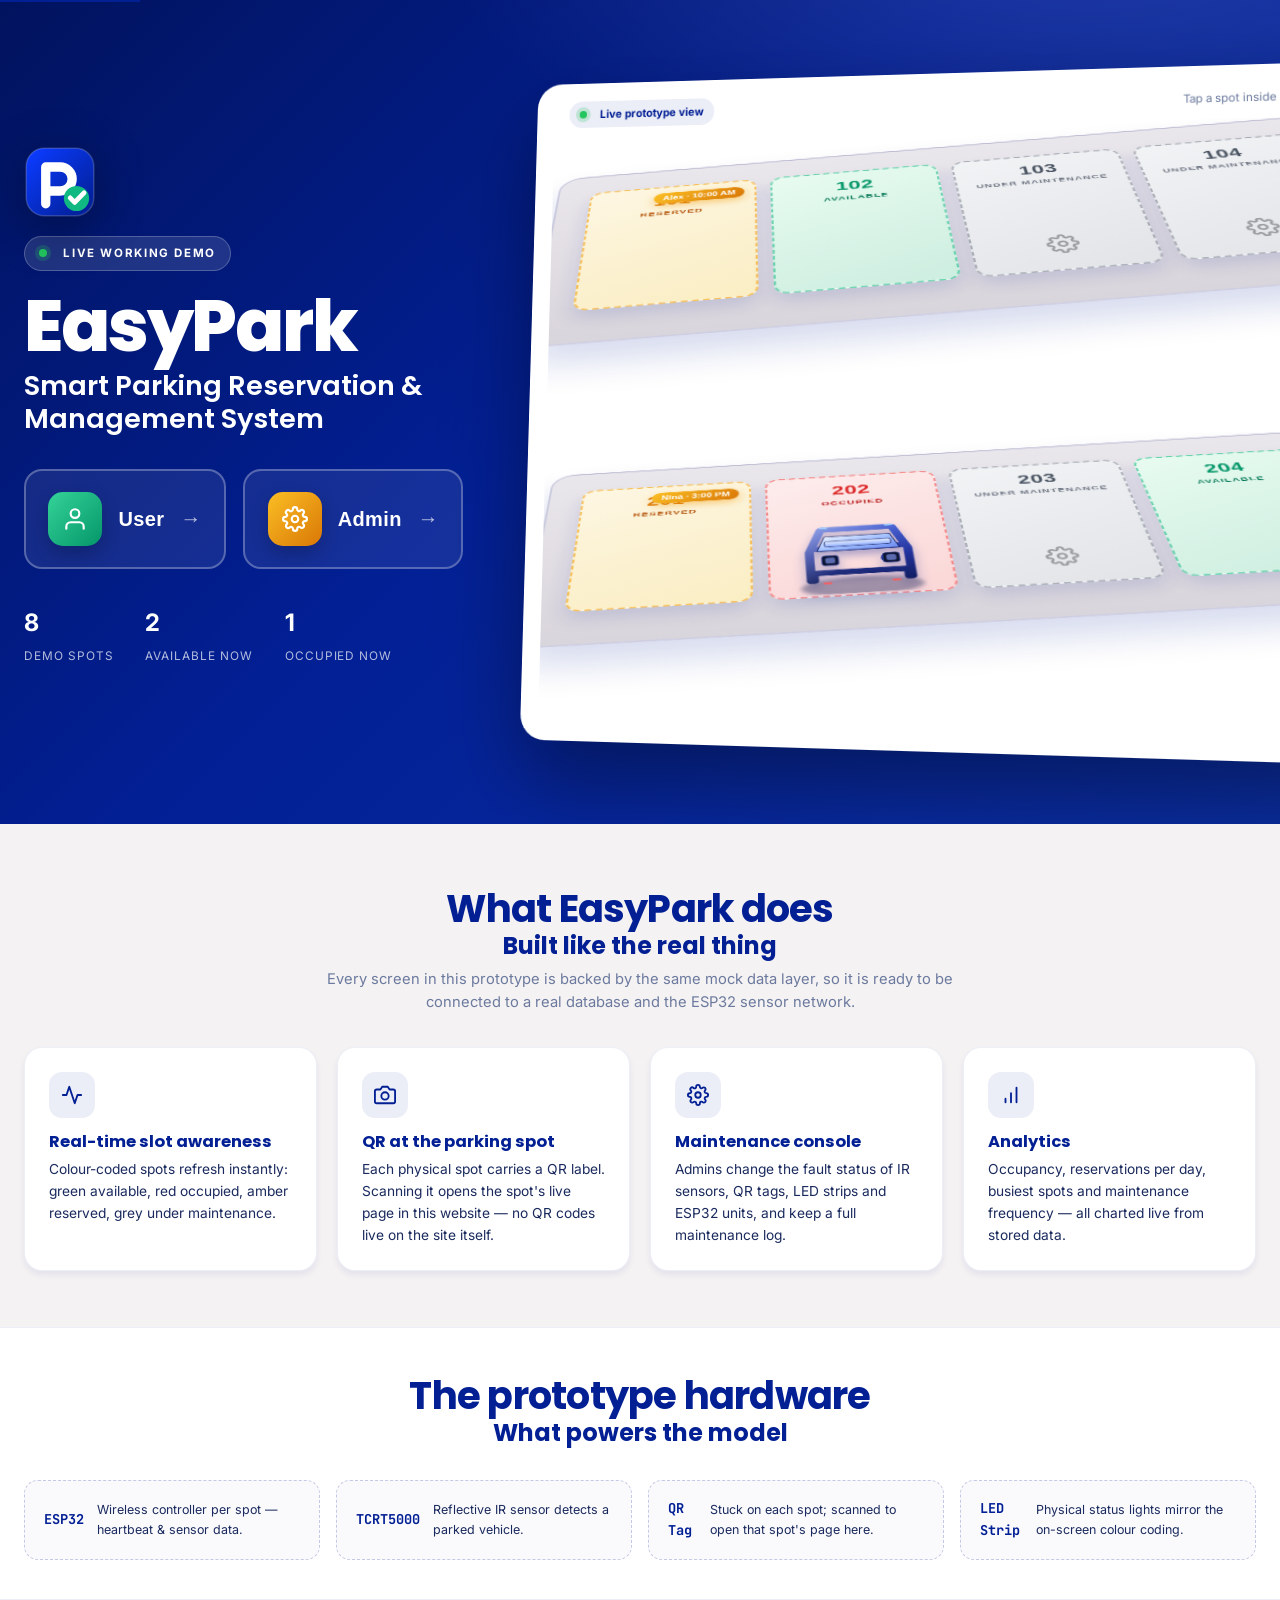
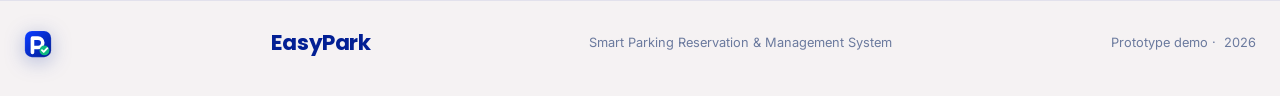
<file: index.html>
<!DOCTYPE html>
<html lang="en">
<head>
  <meta charset="UTF-8">
  <meta name="viewport" content="width=device-width, initial-scale=1.0">
  <meta name="description" content="EasyPark — Smart Parking Reservation & Management System">
  <link rel="icon" type="image/svg+xml" href="assets/logo.svg">
  <title>EasyPark | Smart Parking Management System</title>
  <link rel="preconnect" href="https://fonts.googleapis.com">
  <link rel="preconnect" href="https://fonts.gstatic.com" crossorigin>
  <link href="https://fonts.googleapis.com/css2?family=Inter:wght@400;500;600;700;800&family=Poppins:wght@500;600;700;800&family=JetBrains+Mono:wght@500;700&display=swap" rel="stylesheet">
  <link rel="stylesheet" href="css/main.css">
</head>
<body data-portal="">

  <a href="#portals" class="skip-link">Skip to portals</a>

  <!-- ================= HERO + PORTAL SELECTION ================= -->
  <section class="hero" aria-label="EasyPark welcome">
    <div class="hero-inner">
      <div class="hero-copy">
        <img src="assets/logo.svg" alt="EasyPark logo" class="hero-logo" width="72" height="72">
        <span class="hero-eyebrow"><span class="live-dot"></span>Live working demo</span>
        <h1 class="script-text">EasyPark</h1>
        <h2>Smart Parking Reservation &amp; Management System</h2>

        <!-- ONLY navigation here: choose your portal. The remaining options
             (dashboard, reserve, history / reservations, maintenance, analytics)
             appear once a portal is opened. -->
        <div class="portal-options" id="portals" role="list" aria-label="Choose a portal">
          <button class="portal-btn" id="btn-user-portal" role="listitem" aria-label="Open User Portal">
            <span class="p-icon p-user">
              <svg width="26" height="26" viewBox="0 0 24 24" fill="none" stroke="currentColor" stroke-width="2" stroke-linecap="round" stroke-linejoin="round" aria-hidden="true"><path d="M20 21v-2a4 4 0 0 0-4-4H8a4 4 0 0 0-4 4v2"/><circle cx="12" cy="7" r="4"/></svg>
            </span>
            <b>User</b>
            <span class="p-arrow">→</span>
          </button>
          <button class="portal-btn" id="btn-admin-portal" role="listitem" aria-label="Open Admin Portal">
            <span class="p-icon p-admin">
              <svg width="26" height="26" viewBox="0 0 24 24" fill="none" stroke="currentColor" stroke-width="2" stroke-linecap="round" stroke-linejoin="round" aria-hidden="true"><circle cx="12" cy="12" r="3"/><path d="M19.4 15a1.65 1.65 0 0 0 .33 1.82l.06.06a2 2 0 1 1-2.83 2.83l-.06-.06a1.65 1.65 0 0 0-1.82-.33 1.65 1.65 0 0 0-1 1.51V21a2 2 0 1 1-4 0v-.09A1.65 1.65 0 0 0 9 19.4a1.65 1.65 0 0 0-1.82.33l-.06.06a2 2 0 1 1-2.83-2.83l.06-.06a1.65 1.65 0 0 0 .33-1.82 1.65 1.65 0 0 0-1.51-1H3a2 2 0 1 1 0-4h.09A1.65 1.65 0 0 0 4.6 9a1.65 1.65 0 0 0-.33-1.82l-.06-.06a2 2 0 1 1 2.83-2.83l.06.06a1.65 1.65 0 0 0 1.82.33H9a1.65 1.65 0 0 0 1-1.51V3a2 2 0 1 1 4 0v.09a1.65 1.65 0 0 0 1 1.51 1.65 1.65 0 0 0 1.82-.33l.06-.06a2 2 0 1 1 2.83 2.83l-.06.06a1.65 1.65 0 0 0-.33 1.82V9a1.65 1.65 0 0 0 1.51 1H21a2 2 0 1 1 0 4h-.09a1.65 1.65 0 0 0-1.51 1z"/></svg>
            </span>
            <b>Admin</b>
            <span class="p-arrow">→</span>
          </button>
        </div>

        <div class="hero-stats">
          <div class="hero-stat"><b id="stat-total">—</b><span>Demo spots</span></div>
          <div class="hero-stat"><b id="stat-avail">—</b><span>Available now</span></div>
          <div class="hero-stat"><b id="stat-occ">—</b><span>Occupied now</span></div>
        </div>
      </div>

      <!-- Live prototype visual (rendered from the same data the portals use) -->
      <div class="hero-visual" aria-hidden="true">
        <div class="flex items-center justify-between px-4 mb-2">
          <span class="chip"><span class="live-dot"></span>Live prototype view</span>
          <span class="text-muted" style="font-size:.72rem">Tap a spot inside any portal</span>
        </div>
        <div id="hero-lot-ground" style="margin-top:.4rem"></div>
        <div id="hero-lot-first"></div>
      </div>
    </div>
  </section>

  <!-- ================= FEATURES ================= -->
  <section class="features" aria-label="Features">
    <div class="container">
      <div class="section-title">
        <p class="script-text">What EasyPark does</p>
        <h2>Built like the real thing</h2>
        <p>Every screen in this prototype is backed by the same mock data layer, so it is ready to be
           connected to a real database and the ESP32 sensor network.</p>
      </div>
      <div class="grid grid-auto">
        <article class="feature-card">
          <div class="f-icon">
            <svg width="22" height="22" viewBox="0 0 24 24" fill="none" stroke="currentColor" stroke-width="2" stroke-linecap="round" stroke-linejoin="round" aria-hidden="true"><path d="M22 12h-4l-3 9L9 3l-3 9H2"/></svg>
          </div>
          <h3>Real-time slot awareness</h3>
          <p>Colour-coded spots refresh instantly: green available, red occupied, amber reserved, grey under maintenance.</p>
        </article>
        <article class="feature-card">
          <div class="f-icon">
            <svg width="22" height="22" viewBox="0 0 24 24" fill="none" stroke="currentColor" stroke-width="2" stroke-linecap="round" stroke-linejoin="round" aria-hidden="true"><path d="M23 19a2 2 0 0 1-2 2H3a2 2 0 0 1-2-2V8a2 2 0 0 1 2-2h4l2-3h6l2 3h4a2 2 0 0 1 2 2z"/><circle cx="12" cy="13" r="4"/></svg>
          </div>
          <h3>QR at the parking spot</h3>
          <p>Each physical spot carries a QR label. Scanning it opens the spot's live page in this website — no QR codes live on the site itself.</p>
        </article>
        <article class="feature-card">
          <div class="f-icon">
            <svg width="22" height="22" viewBox="0 0 24 24" fill="none" stroke="currentColor" stroke-width="2" stroke-linecap="round" stroke-linejoin="round" aria-hidden="true"><circle cx="12" cy="12" r="3"/><path d="M19.4 15a1.65 1.65 0 0 0 .33 1.82l.06.06a2 2 0 1 1-2.83 2.83l-.06-.06a1.65 1.65 0 0 0-1.82-.33 1.65 1.65 0 0 0-1 1.51V21a2 2 0 1 1-4 0v-.09A1.65 1.65 0 0 0 9 19.4a1.65 1.65 0 0 0-1.82.33l-.06.06a2 2 0 1 1-2.83-2.83l.06-.06a1.65 1.65 0 0 0 .33-1.82 1.65 1.65 0 0 0-1.51-1H3a2 2 0 1 1 0-4h.09A1.65 1.65 0 0 0 4.6 9a1.65 1.65 0 0 0-.33-1.82l-.06-.06a2 2 0 1 1 2.83-2.83l.06.06a1.65 1.65 0 0 0 1.82.33H9a1.65 1.65 0 0 0 1-1.51V3a2 2 0 1 1 4 0v.09a1.65 1.65 0 0 0 1 1.51 1.65 1.65 0 0 0 1.82-.33l.06-.06a2 2 0 1 1 2.83 2.83l-.06.06a1.65 1.65 0 0 0-.33 1.82V9a1.65 1.65 0 0 0 1.51 1H21a2 2 0 1 1 0 4h-.09a1.65 1.65 0 0 0-1.51 1z"/></svg>
          </div>
          <h3>Maintenance console</h3>
          <p>Admins change the fault status of IR sensors, QR tags, LED strips and ESP32 units, and keep a full maintenance log.</p>
        </article>
        <article class="feature-card">
          <div class="f-icon">
            <svg width="22" height="22" viewBox="0 0 24 24" fill="none" stroke="currentColor" stroke-width="2" stroke-linecap="round" stroke-linejoin="round" aria-hidden="true"><path d="M12 20V10M18 20V4M6 20v-4"/></svg>
          </div>
          <h3>Analytics</h3>
          <p>Occupancy, reservations per day, busiest spots and maintenance frequency — all charted live from stored data.</p>
        </article>
      </div>
    </div>
  </section>

  <!-- ================= TECH ================= -->
  <section class="tech-strip" aria-label="Technology stack">
    <div class="container">
      <div class="section-title">
        <p class="script-text">The prototype hardware</p>
        <h2>What powers the model</h2>
      </div>
      <div class="grid grid-2 grid-auto">
        <div class="tech-item"><span class="t-code">ESP32</span><p>Wireless controller per spot — heartbeat &amp; sensor data.</p></div>
        <div class="tech-item"><span class="t-code">TCRT5000</span><p>Reflective IR sensor detects a parked vehicle.</p></div>
        <div class="tech-item"><span class="t-code">QR Tag</span><p>Stuck on each spot; scanned to open that spot's page here.</p></div>
        <div class="tech-item"><span class="t-code">LED Strip</span><p>Physical status lights mirror the on-screen colour coding.</p></div>
      </div>
    </div>
  </section>

  <!-- ================= FOOTER ================= -->
  <footer class="site-footer">
    <div class="container">
      <img src="assets/logo.svg" alt="EasyPark logo" class="footer-logo" width="28" height="28">
      <span class="script-text">EasyPark</span>
      <span>Smart Parking Reservation &amp; Management System</span>
      <span>Prototype demo · <span data-year></span></span>
    </div>
  </footer>

  <script src="js/db.js"></script>
  <script src="js/ui.js"></script>
  <script>
    (function () {
      'use strict';
      const UI = window.UI, EP = window.EasyPark;

      // Wire the two portal options — the only entry points on this page.
      UI.qs('#btn-user-portal').addEventListener('click', () => {
        location.href = 'pages/user/dashboard.html';
      });
      UI.qs('#btn-admin-portal').addEventListener('click', () => {
        location.href = 'pages/admin/login.html';
      });

      // Hero mini-lots (read-only render of both levels).
      UI.renderFloor(UI.qs('#hero-lot-ground'), 'ground');
      UI.renderFloor(UI.qs('#hero-lot-first'), 'first');
      UI.fitFloor(UI.qs('#hero-lot-ground'));
      UI.fitFloor(UI.qs('#hero-lot-first'));

      // Live counters.
      const render = () => {
        const s = EP.getStats();
        UI.qs('#stat-total').textContent = s.total;
        UI.qs('#stat-avail').textContent = s.available;
        UI.qs('#stat-occ').textContent = s.occupied;
      };
      render();
      window.EasyParkLiveRefresh = render;
    })();
  </script>
</body>
</html>
</file>
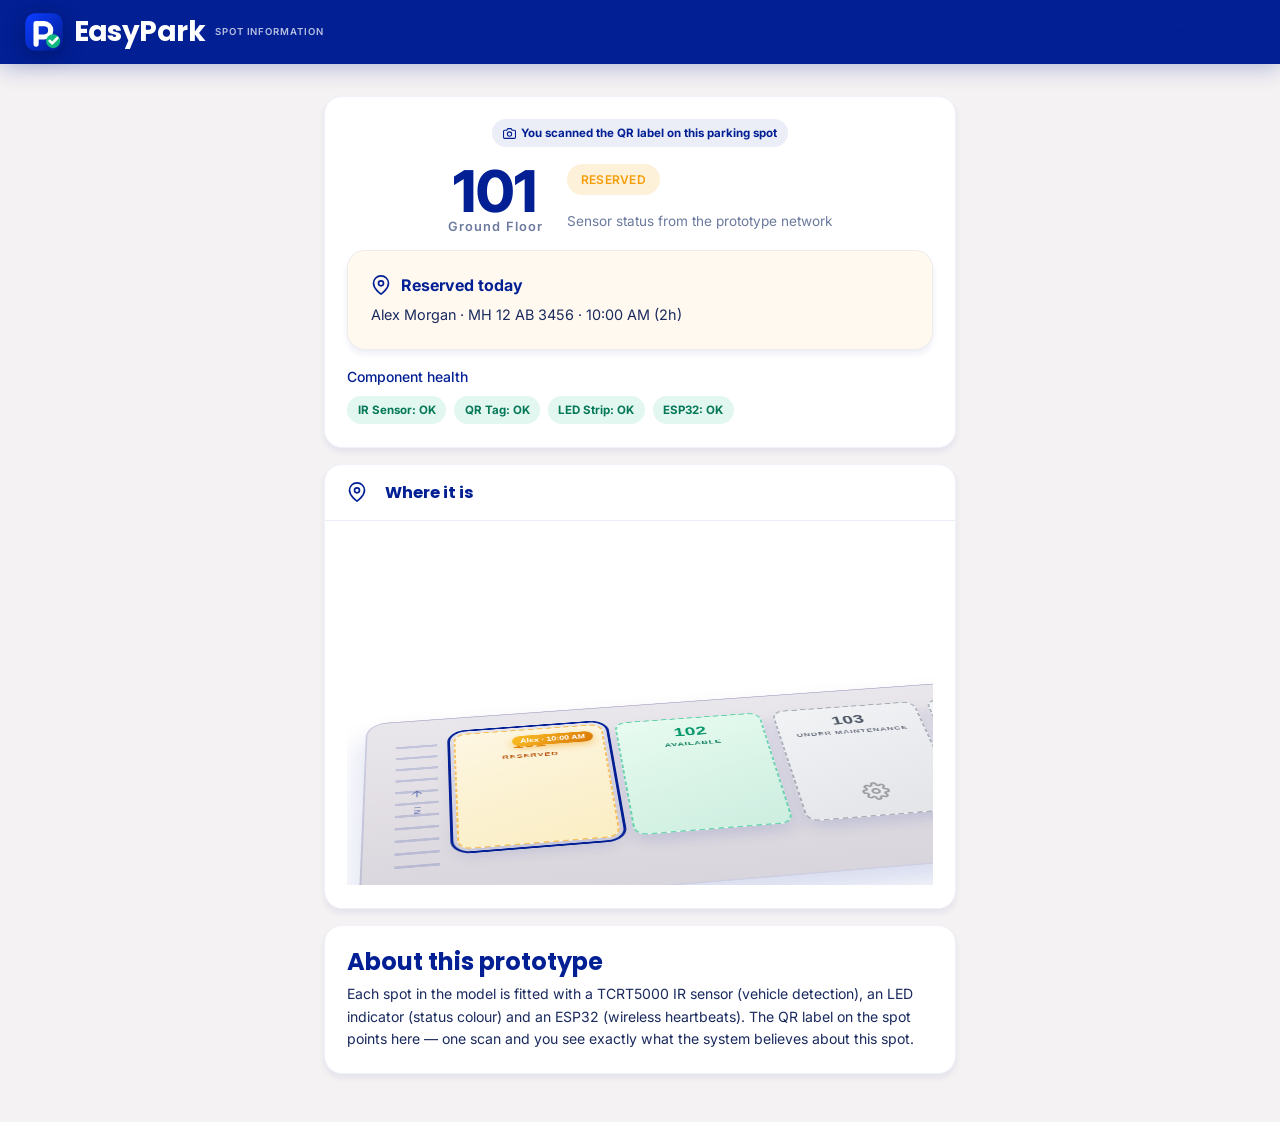
<file: pages/spot.html>
<!DOCTYPE html>
<html lang="en">
<head>
  <meta charset="UTF-8">
  <meta name="viewport" content="width=device-width, initial-scale=1.0">
  <title>Spot Info | EasyPark</title>
  <link rel="icon" type="image/svg+xml" href="../assets/logo.svg">
  <link rel="preconnect" href="https://fonts.googleapis.com">
  <link rel="preconnect" href="https://fonts.gstatic.com" crossorigin>
  <link href="https://fonts.googleapis.com/css2?family=Inter:wght@400;500;600;700;800&family=Poppins:wght@500;600;700;800&family=JetBrains+Mono:wght@500;700&display=swap" rel="stylesheet">
  <link rel="stylesheet" href="../css/main.css">
</head>
<body data-portal="">

  <!-- Minimal standalone header (this page is opened by scanning a spot's QR) -->
  <header class="app-nav">
    <div class="app-nav-inner">
      <a class="brand" href="../index.html">
        <svg class="brand-logo" viewBox="0 0 48 48" width="40" height="40" aria-hidden="true" fill="none" xmlns="http://www.w3.org/2000/svg">
          <defs><linearGradient id="epTileSpot" x1="4" y1="4" x2="44" y2="44" gradientUnits="userSpaceOnUse">
            <stop stop-color="#0B3BFF"/><stop offset="1" stop-color="#021F94"/>
          </linearGradient></defs>
          <rect x="1.5" y="1.5" width="45" height="45" rx="12" fill="url(#epTileSpot)"/>
          <path d="M14.5 38.5V14h9.6a8 8 0 0 1 0 16H14.5" fill="none" stroke="#FFFFFF" stroke-width="6.2" stroke-linecap="round" stroke-linejoin="round"/>
          <circle cx="35" cy="35" r="8.4" fill="#10B981"/>
          <path d="M30.8 34.6l3 3 6.2-6.4" fill="none" stroke="#FFFFFF" stroke-width="3.2" stroke-linecap="round" stroke-linejoin="round"/>
        </svg>
        <span class="brand-name script-text">EasyPark</span>
        <span class="brand-tag">Spot Information</span>
      </a>
      <div class="app-nav-actions">
        <a class="btn btn-outline btn-sm" href="../index.html">Choose a portal</a>
      </div>
    </div>
  </header>

  <div class="spot-wrap">
    <div class="panel mb-4" style="text-align:center">
      <div class="panel-body">
        <div class="chip mb-4"><svg width="13" height="13" viewBox="0 0 24 24" fill="none" stroke="currentColor" stroke-width="2" stroke-linecap="round" stroke-linejoin="round" aria-hidden="true"><path d="M23 19a2 2 0 0 1-2 2H3a2 2 0 0 1-2-2V8a2 2 0 0 1 2-2h4l2-3h6l2 3h4a2 2 0 0 1 2 2z"/><circle cx="12" cy="13" r="4"/></svg>You scanned the QR label on this parking spot</div>
        <div id="spot-card"></div>
      </div>
    </div>

    <div class="panel mb-4">
      <div class="panel-head"><h2><svg class="head-ico" viewBox="0 0 24 24" fill="none" stroke="currentColor" stroke-width="2" stroke-linecap="round" stroke-linejoin="round" aria-hidden="true"><path d="M21 10c0 7-9 13-9 13S3 17 3 10a9 9 0 0 1 18 0z"/><circle cx="12" cy="10" r="3"/></svg>Where it is</h2></div>
      <div class="panel-body">
        <div id="spot-lot"></div>
      </div>
    </div>

    <div class="panel">
      <div class="panel-body">
        <h4 style="margin-bottom:.4rem">About this prototype</h4>
        <p style="font-size:.88rem; margin:0; line-height:1.6">
          Each spot in the model is fitted with a TCRT5000 IR sensor (vehicle detection), an LED
          indicator (status colour) and an ESP32 (wireless heartbeats). The QR label on the spot
          points here — one scan and you see exactly what the system believes about this spot.
        </p>
      </div>
    </div>
  </div>

  <script src="../js/db.js"></script>
  <script src="../js/ui.js"></script>
  <script>
    (function () {
      'use strict';
      const UI = window.UI, EP = window.EasyPark;
      const id = new URLSearchParams(location.search).get('id') || '101';
      const slot = EP.getSlot(id);

      const card = UI.qs('#spot-card');
      if (!slot) {
        card.innerHTML = '<p class="empty">Spot not found.</p>';
        return;
      }

      const h = EP.raw().health[slot.id] || { ir: 'ok', qr: 'ok', led: 'ok', esp32: 'ok' };
      const healthHTML = EP.COMPONENTS.map(c =>
        '<span class="health-pill ' + (h[c.key] === 'fault' ? 'fault' : 'ok') + '">' +
        c.name + ': ' + (h[c.key] === 'fault' ? 'FAULT' : 'OK') + '</span>').join('');

      const res = slot.reservation; // today's approved reservation, if any

      card.innerHTML =
        '<div class="spot-hero" style="justify-content:center; flex-wrap:wrap">' +
          '<div class="spot-big-number">' + slot.id +
            '<small>' + slot.level + '</small></div>' +
          '<div style="text-align:left">' +
            '<span class="badge badge-' + slot.status + '">' + EP.SLOT_STATUSES[slot.status].label + '</span>' +
            '<p class="text-muted mt-4" style="font-size:.85rem">Sensor status from the prototype network</p>' +
          '</div>' +
        '</div>' +
        (res
          ? '<div class="panel mt-4" style="background:rgba(245,158,11,.06); text-align:left">' +
              '<div class="panel-body"><b><svg class="head-ico" viewBox="0 0 24 24" fill="none" stroke="currentColor" stroke-width="2" stroke-linecap="round" stroke-linejoin="round" aria-hidden="true"><path d="M21 10c0 7-9 13-9 13S3 17 3 10a9 9 0 0 1 18 0z"/><circle cx="12" cy="10" r="3"/></svg>Reserved today</b>' +
              '<p style="margin:.3rem 0 0; font-size:.9rem">' + UI.esc(res.name) + ' · ' + UI.esc(res.vehicle) +
              ' · ' + EP.fmtTime(res.start) + ' (' + res.duration + 'h)</p></div></div>'
          : '') +
        '<div class="mt-4" style="text-align:left">' +
          '<p class="form-label">Component health</p>' +
          '<div class="health-row">' + healthHTML + '</div>' +
        '</div>';

      // Highlight the scanned spot in its floor's live layout.
      UI.renderFloor(UI.qs('#spot-lot'), slot.floor);
      const mine = UI.qs('.spot[data-id="' + slot.id + '"]');
      if (mine) mine.classList.add('spot-here');

      window.EasyParkLiveRefresh = () => {
        const fresh = EP.getSlot(id);
        location.reload();
        // (simplified: reload keeps data in sync across tabs)
      };
    })();
  </script>
</body>
</html>
</file>
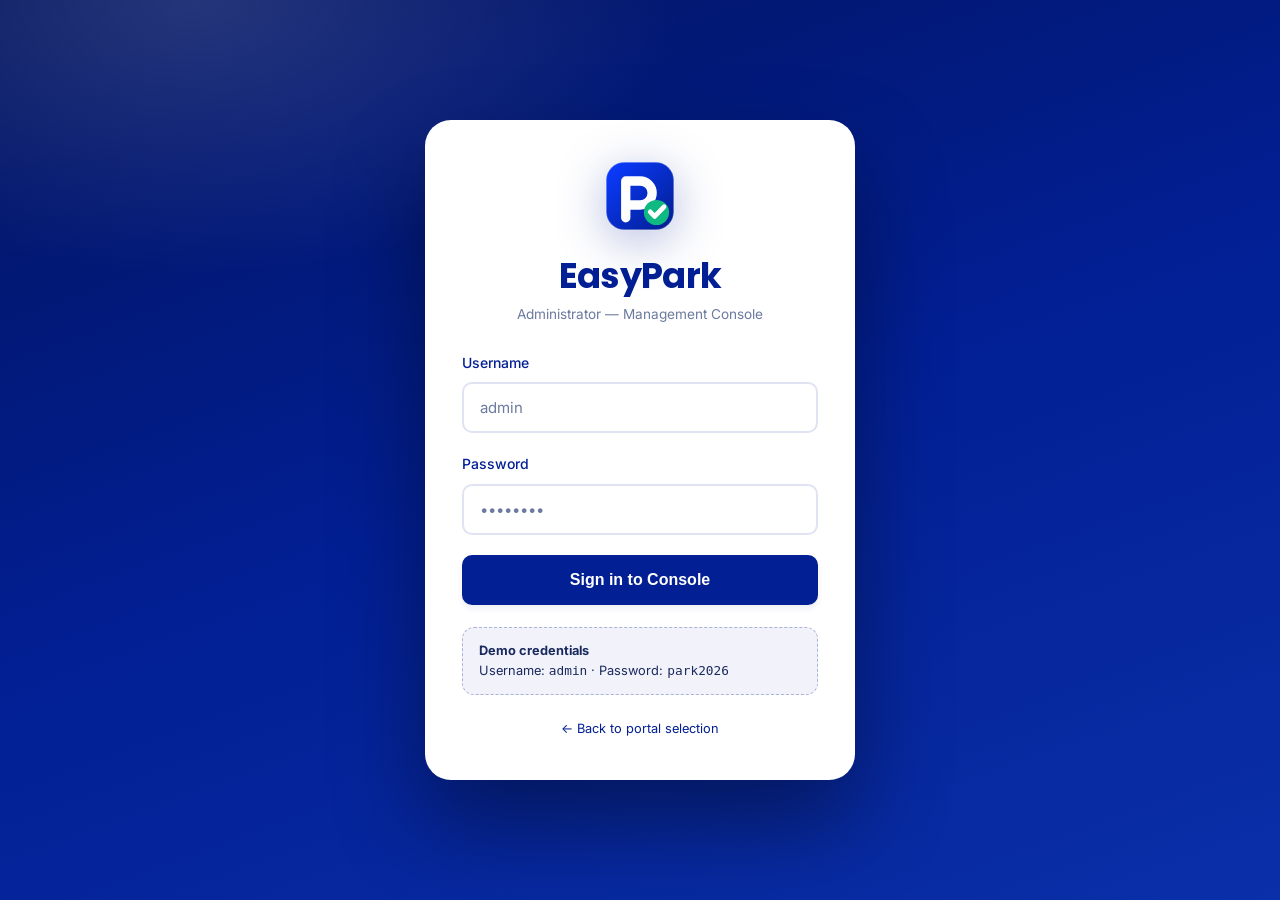
<file: pages/admin/analytics.html>
<!DOCTYPE html>
<html lang="en">
<head>
  <meta charset="UTF-8">
  <meta name="viewport" content="width=device-width, initial-scale=1.0">
  <title>Analytics | EasyPark Admin</title>
  <link rel="icon" type="image/svg+xml" href="../../assets/logo.svg">
  <link rel="preconnect" href="https://fonts.googleapis.com">
  <link rel="preconnect" href="https://fonts.gstatic.com" crossorigin>
  <link href="https://fonts.googleapis.com/css2?family=Inter:wght@400;500;600;700;800&family=Poppins:wght@500;600;700;800&family=JetBrains+Mono:wght@500;700&display=swap" rel="stylesheet">
  <link rel="stylesheet" href="../../css/main.css">
</head>
<body data-portal="admin">

  <div id="nav-slot"></div>

  <div class="page-head">
    <p class="crumb">Admin Portal · Analytics</p>
    <h1><svg class="head-ico big" viewBox="0 0 24 24" fill="none" stroke="currentColor" stroke-width="2" stroke-linecap="round" stroke-linejoin="round" aria-hidden="true"><path d="M18 20V10M12 20V4M6 20v-6"/></svg>Analytics</h1>
    <p class="sub">Usage insights generated live from the reservation and maintenance data.</p>
  </div>

  <div class="content">
    <div class="stat-grid mb-4" id="stat-chips"></div>

    <div class="chart-grid">
      <div class="chart-card">
        <h3>Occupancy percentage</h3>
        <p class="sub">Share of spots currently occupied / in use</p>
        <div id="chart-occ"></div>
      </div>

      <div class="chart-card">
        <h3>Occupancy trend</h3>
        <p class="sub">Last 7 days, percentage of spots in use</p>
        <div id="chart-occ-line"></div>
      </div>

      <div class="chart-card">
        <h3>Reservations per day</h3>
        <p class="sub">Booking volume — last 7 days</p>
        <div id="chart-res-day"></div>
      </div>

      <div class="chart-card">
        <h3>Most frequently reserved spots</h3>
        <p class="sub">Approved + completed reservations, all time</p>
        <div id="chart-top-slots"></div>
      </div>

      <div class="chart-card" style="grid-column:1 / -1">
        <h3>Maintenance frequency by component</h3>
        <p class="sub">How often each hardware part reports a fault</p>
        <div id="chart-maint"></div>
      </div>
    </div>
  </div>

  <script src="../../js/db.js"></script>
  <script src="../../js/ui.js"></script>
  <script>
    (function () {
      'use strict';
      const UI = window.UI, EP = window.EasyPark;
      if (!UI.requireAdmin()) return;

      const C = {
        blue: '#021F94', green: '#10B981', red: '#EF4444',
        amber: '#F59E0B', gray: '#9CA3AF', violet: '#6366F1'
      };

      /* ---------- header chips ---------- */
      function renderChips() {
        const all = EP.getReservations();
        const st = EP.getStats();
        const active = all.filter(r => r.status === 'approved').length;
        const pending = all.filter(r => r.status === 'pending').length;
        const open = EP.getIssues().filter(i => i.open).length;
        const cards = [
          UI.statCard('Total reservations', all.length, 'list', 'blue'),
          UI.statCard('Approved', active, 'check', 'green'),
          UI.statCard('Pending approval', pending, 'clock', 'amber'),
          UI.statCard('Open faults', open, 'alert', 'red'),
          UI.statCard('Occupancy now', Math.round(st.occupied / st.total * 100) + '%', 'car', 'gray')
        ];
        const grid = UI.qs('#stat-chips');
        grid.innerHTML = '';
        cards.forEach(c => grid.appendChild(c));
      }

      /* ---------- charts ---------- */
      function renderCharts() {
        const st = EP.getStats();

        // 1. Occupancy donut (status distribution).
        UI.donut(UI.qs('#chart-occ'), [
          { label: 'Occupied', value: st.occupied, color: C.red },
          { label: 'Available', value: st.available, color: C.green },
          { label: 'Reserved', value: st.reserved, color: C.amber },
          { label: 'Maintenance', value: st.maintenance, color: C.gray }
        ], {
          size: 200,
          centerValue: st.occupied,
          sub: 'spots occupied now'
        });

        // 2. Occupancy trend (simulated historical series).
        const occSeries = EP.occupancySeries(7);
        UI.lineChart(UI.qs('#chart-occ-line'), occSeries.map(d => ({
          label: new Date(d.date + 'T00:00:00').toLocaleDateString('en-GB', { weekday: 'short' }),
          value: d.pct
        })), { height: 260, color: C.blue });

        // 3. Reservations per day.
        const perDay = EP.reservationsPerDay(7);
        const maxDay = Math.max.apply(null, perDay.map(d => d.count));
        UI.bars(UI.qs('#chart-res-day'), perDay.map(d => ({
          label: new Date(d.date + 'T00:00:00').toLocaleDateString('en-GB', { weekday: 'short' }),
          value: d.count,
          highlight: d.count === maxDay
        })), { height: 260, color: C.blue });

        // 4. Most reserved spots.
        UI.hbars(UI.qs('#chart-top-slots'),
          EP.mostReservedSlots(8).map(d => ({ label: 'Spot ' + d.slot, value: d.count })),
          { color: C.blue });

        // 5. Maintenance frequency by component.
        UI.hbars(UI.qs('#chart-maint'),
          EP.maintenanceFrequency().map(d => ({ label: d.label, value: d.count })),
          { color: C.red });
      }

      function refresh() {
        renderChips();
        renderCharts();
      }
      refresh();
      window.EasyParkLiveRefresh = refresh;
    })();
  </script>
</body>
</html>
</file>
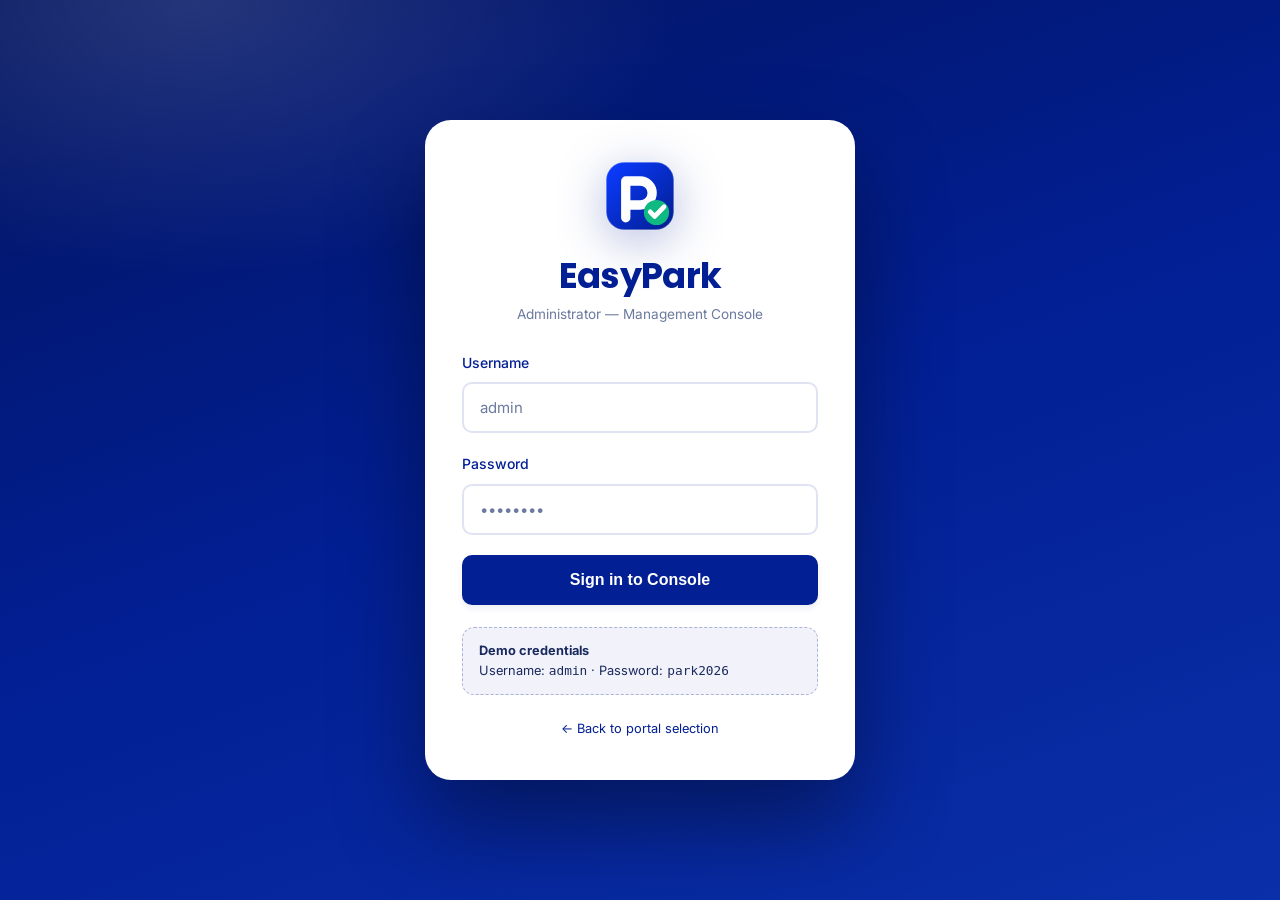
<file: pages/admin/dashboard.html>
<!DOCTYPE html>
<html lang="en">
<head>
  <meta charset="UTF-8">
  <meta name="viewport" content="width=device-width, initial-scale=1.0">
  <title>Control Room | EasyPark Admin</title>
  <link rel="icon" type="image/svg+xml" href="../../assets/logo.svg">
  <link rel="preconnect" href="https://fonts.googleapis.com">
  <link rel="preconnect" href="https://fonts.gstatic.com" crossorigin>
  <link href="https://fonts.googleapis.com/css2?family=Inter:wght@400;500;600;700;800&family=Poppins:wght@500;600;700;800&family=JetBrains+Mono:wght@500;700&display=swap" rel="stylesheet">
  <link rel="stylesheet" href="../../css/main.css">
</head>
<body data-portal="admin">

  <div id="nav-slot"></div>

  <div class="page-head">
    <p class="crumb">Admin Portal · Control Room</p>
    <h1><svg class="head-ico big" viewBox="0 0 24 24" fill="none" stroke="currentColor" stroke-width="2" stroke-linecap="round" stroke-linejoin="round" aria-hidden="true"><rect x="2" y="3" width="20" height="14" rx="2" ry="2"/><path d="M8 21h8M12 17v4"/></svg>Parking Control Room</h1>
    <p class="sub">Live view of every spot in the prototype. Click a spot to simulate the IR sensor (vehicle in / out).</p>
  </div>

  <div class="content">
    <!-- Stat cards -->
    <div class="stat-grid" id="stat-grid"></div>

    <div class="mt-6 layout-2col">
      <!-- Live layout: both levels -->
      <section class="panel">
        <div class="panel-head">
          <h2><svg class="head-ico" viewBox="0 0 24 24" fill="none" stroke="currentColor" stroke-width="2" stroke-linecap="round" stroke-linejoin="round" aria-hidden="true"><path d="M21 10c0 7-9 13-9 13S3 17 3 10a9 9 0 0 1 18 0z"/><circle cx="12" cy="10" r="3"/></svg>Live parking layout</h2>
          <span class="muted">tap a spot to toggle presence (sensor demo)</span>
        </div>
        <div class="panel-body">
          <div class="mb-2 text-muted" style="font-size:.8rem; font-weight:700">GROUND FLOOR</div>
          <div id="lot-ground"></div>
          <hr class="divider">
          <div class="mb-2 text-muted" style="font-size:.8rem; font-weight:700">FIRST FLOOR</div>
          <div id="lot-first"></div>
          <div class="mt-4"><div id="legend"></div></div>
        </div>
      </section>

      <!-- Side column -->
      <aside class="flex flex-col gap-4">
        <section class="panel">
          <div class="panel-head">
            <h2><svg class="head-ico" viewBox="0 0 24 24" fill="none" stroke="currentColor" stroke-width="2" stroke-linecap="round" stroke-linejoin="round" aria-hidden="true"><path d="M18 8A6 6 0 0 0 6 8c0 7-3 9-3 9h18s-3-2-3-9"/><path d="M13.73 21a2 2 0 0 1-3.46 0"/></svg>Notifications</h2>
            <button class="btn btn-ghost btn-sm" id="mark-read">Mark all read</button>
          </div>
          <div class="panel-body"><div class="notif-list" id="notif-list"></div></div>
        </section>

        <section class="panel">
          <div class="panel-head">
            <h2><svg class="head-ico" viewBox="0 0 24 24" fill="none" stroke="currentColor" stroke-width="2" stroke-linecap="round" stroke-linejoin="round" aria-hidden="true"><circle cx="12" cy="12" r="10"/><path d="M12 6v6l4 2"/></svg>Recent reservations</h2>
            <a class="btn btn-ghost btn-sm" href="reservations.html">View all →</a>
          </div>
          <div class="panel-body"><div id="recent-res"></div></div>
        </section>
      </aside>
    </div>
  </div>

  <script src="../../js/db.js"></script>
  <script src="../../js/ui.js"></script>
  <script>
    (function () {
      'use strict';
      const UI = window.UI, EP = window.EasyPark;
      if (!UI.requireAdmin()) return;

      /* ---------- stats ---------- */
      function renderStats() {
        const st = EP.getStats();
        const cards = [
          UI.statCard('Total spots', st.total, 'grid', 'blue'),
          UI.statCard('Available', st.available, 'check', 'green'),
          UI.statCard('Occupied', st.occupied, 'car', 'red', 'IR sensor'),
          UI.statCard('Reserved', st.reserved, 'calendar', 'amber', 'approved today'),
          UI.statCard('Maintenance', st.maintenance, 'gear', 'gray', 'fault tickets')
        ];
        const grid = UI.qs('#stat-grid');
        grid.innerHTML = '';
        cards.forEach(c => grid.appendChild(c));
      }

      /* ---------- live lots (click = simulate sensor pulse) ---------- */
      function renderLots() {
        const handler = (id, slot) => {
          if (slot.status !== 'available' && slot.status !== 'occupied') {
            UI.toast('Spot ' + id + ' is ' + slot.status + ' — presence locked', 'warning');
            return;
          }
          const updated = EP.togglePresence(id);
          if (updated) {
            UI.toast('Sensor pulse on spot ' + id + ' → now ' +
              updated.status.toUpperCase().replace('_', ' '), 'success');
            refresh();
          }
        };
        UI.renderFloor(UI.qs('#lot-ground'), 'ground', { onSlot: handler });
        UI.renderFloor(UI.qs('#lot-first'), 'first', { onSlot: handler });
        UI.fitFloor(UI.qs('#lot-ground'));
        UI.fitFloor(UI.qs('#lot-first'));
        UI.renderLegend(UI.qs('#legend'));
      }

      /* ---------- notifications ---------- */
      function renderNotifs() {
        const list = EP.getNotifications();
        const box = UI.qs('#notif-list');
        if (!list.length) {
          box.innerHTML = '<div class="empty"><div class="empty-icon"><svg width="34" height="34" viewBox="0 0 24 24" fill="none" stroke="currentColor" stroke-width="2" stroke-linecap="round" stroke-linejoin="round" aria-hidden="true"><path d="M13.73 21a2 2 0 0 1-3.46 0"/><path d="M18.63 13A17.89 17.89 0 0 1 18 8"/><path d="M6.26 6.26A5.86 5.86 0 0 0 6 8c0 7-3 9-3 9h14"/><path d="M18 8a6 6 0 0 0-9.33-5"/><path d="M1 1l22 22"/></svg></div><p>No notifications</p></div>';
          return;
        }
        box.innerHTML = '';
        list.forEach(n => {
          const row = UI.el('div', 'notif ' + n.type + (n.read ? '' : ' unread'));
          row.innerHTML =
            '<span class="notif-icon">' + (n.type === 'fault' ? UI.icon('alert', 16) : UI.icon('calendar', 16)) + '</span>' +
            '<div><p>' + UI.esc(n.message) + '</p><small>' + EP.fmtDate(n.time) + '</small></div>';
          box.appendChild(row);
        });
      }
      UI.qs('#mark-read').addEventListener('click', () => {
        EP.markNotificationsRead();
        renderNotifs();
        UI.toast('Notifications marked as read', 'info');
      });

      /* ---------- recent reservations ---------- */
      function renderRecent() {
        const res = EP.getReservations().slice(0, 5);
        const box = UI.qs('#recent-res');
        box.innerHTML = '';
        if (!res.length) { box.innerHTML = '<p class="empty">No reservations yet</p>'; return; }
        res.forEach(r => {
          const badge = { pending: 'badge-pending', approved: 'badge-approved',
                          cancelled: 'badge-cancelled', completed: 'badge-completed' }[r.status];
          box.appendChild(UI.el('div', 'notif reservation',
            '<span class="notif-icon">' + UI.icon('car', 16) + '</span>' +
            '<div><p><b>' + UI.esc(r.id) + '</b> · ' + UI.esc(r.name) + ' · Spot ' + r.slot + ' · ' +
            EP.fmtDate(r.date) + ' ' + EP.fmtTime(r.start) +
            ' <span class="badge ' + badge + '">' + r.status + '</span></p></div>'));
        });
      }

      /* ---------- live sync ---------- */
      function refresh() {
        renderStats();
        renderLots();
        renderNotifs();
        renderRecent();
      }
      refresh();
      window.EasyParkLiveRefresh = refresh;
    })();
  </script>
</body>
</html>
</file>
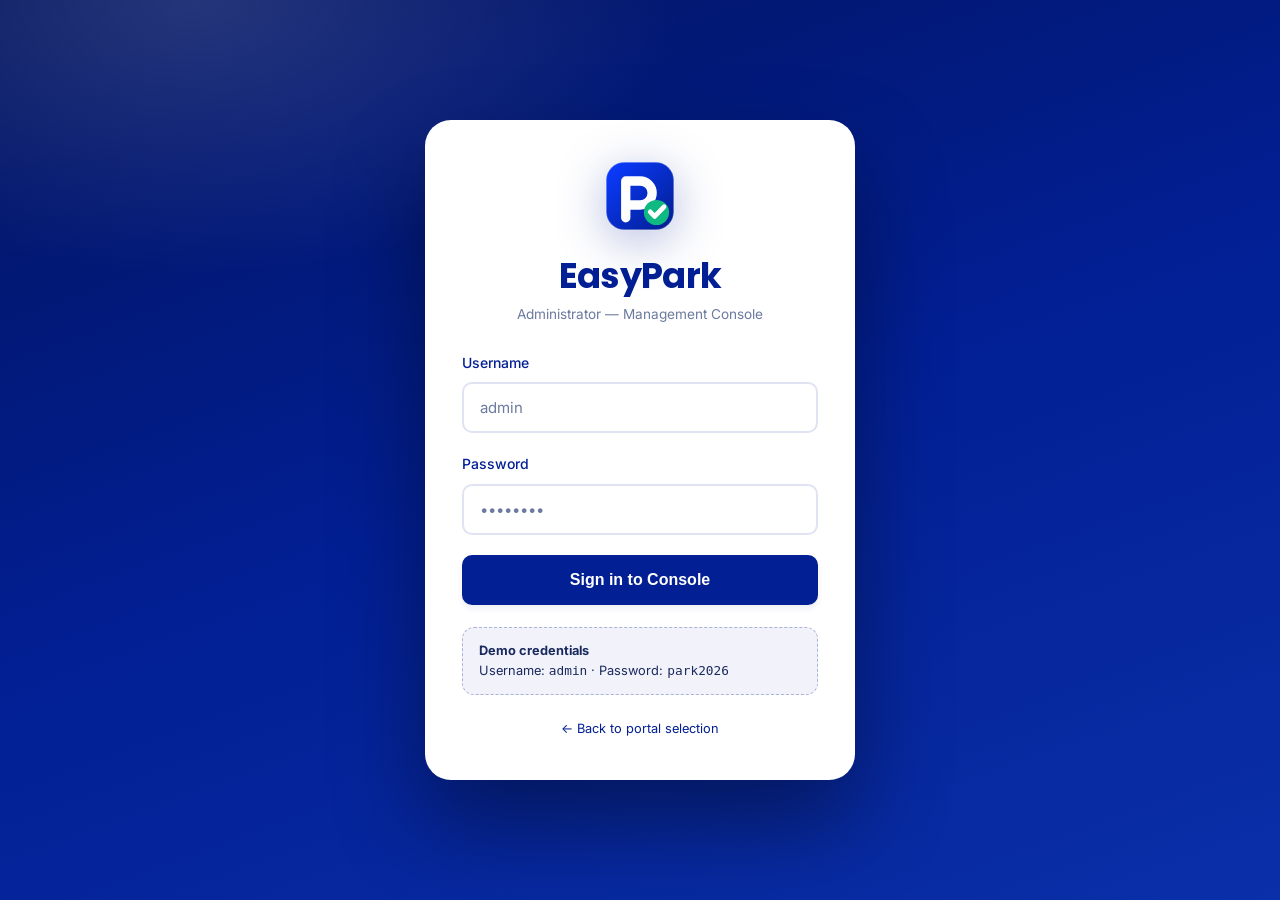
<file: pages/admin/login.html>
<!DOCTYPE html>
<html lang="en">
<head>
  <meta charset="UTF-8">
  <meta name="viewport" content="width=device-width, initial-scale=1.0">
  <title>Admin Login | EasyPark</title>
  <link rel="icon" type="image/svg+xml" href="../../assets/logo.svg">
  <link rel="preconnect" href="https://fonts.googleapis.com">
  <link rel="preconnect" href="https://fonts.gstatic.com" crossorigin>
  <link href="https://fonts.googleapis.com/css2?family=Inter:wght@400;500;600;700;800&family=Poppins:wght@500;600;700;800&family=JetBrains+Mono:wght@500;700&display=swap" rel="stylesheet">
  <link rel="stylesheet" href="../../css/main.css">
</head>
<body data-portal="">

  <div class="login-wrap">
    <div class="login-card">
      <img src="../../assets/logo.svg" alt="EasyPark logo" class="login-logo" width="72" height="72">
      <div class="script-text">EasyPark</div>
      <p class="login-sub">Administrator — Management Console</p>

      <form id="login-form" novalidate>
        <div class="form-group">
          <label class="form-label">Username</label>
          <input class="form-input" id="a-user" placeholder="admin" autocomplete="username">
        </div>
        <div class="form-group">
          <label class="form-label">Password</label>
          <input class="form-input" type="password" id="a-pass" placeholder="••••••••" autocomplete="current-password">
          <span class="form-error visible" id="login-error" style="display:none"></span>
        </div>
        <button type="submit" class="btn btn-primary btn-lg w-full">Sign in to Console</button>
      </form>

      <div class="demo-creds">
        <b>Demo credentials</b><br>
        Username: <code>admin</code> · Password: <code>park2026</code>
      </div>

      <p class="text-center mt-6" style="font-size:.8rem">
        <a href="../../index.html">← Back to portal selection</a>
      </p>
    </div>
  </div>

  <script src="../../js/db.js"></script>
  <script src="../../js/ui.js"></script>
  <script>
    (function () {
      'use strict';
      const UI = window.UI, EP = window.EasyPark;

      // Already signed in? Go straight to the console.
      if (EP.isAdmin()) location.href = 'dashboard.html';

      UI.qs('#login-form').addEventListener('submit', e => {
        e.preventDefault();
        const res = EP.adminLogin(
          UI.qs('#a-user').value.trim(),
          UI.qs('#a-pass').value
        );
        if (res.ok) {
          UI.toast('Welcome back, administrator', 'success');
          location.href = 'dashboard.html';
        } else {
          const errEl = UI.qs('#login-error');
          errEl.style.display = 'block';
          errEl.textContent = res.message;
          UI.toast(res.message, 'error');
        }
      });
    })();
  </script>
</body>
</html>
</file>
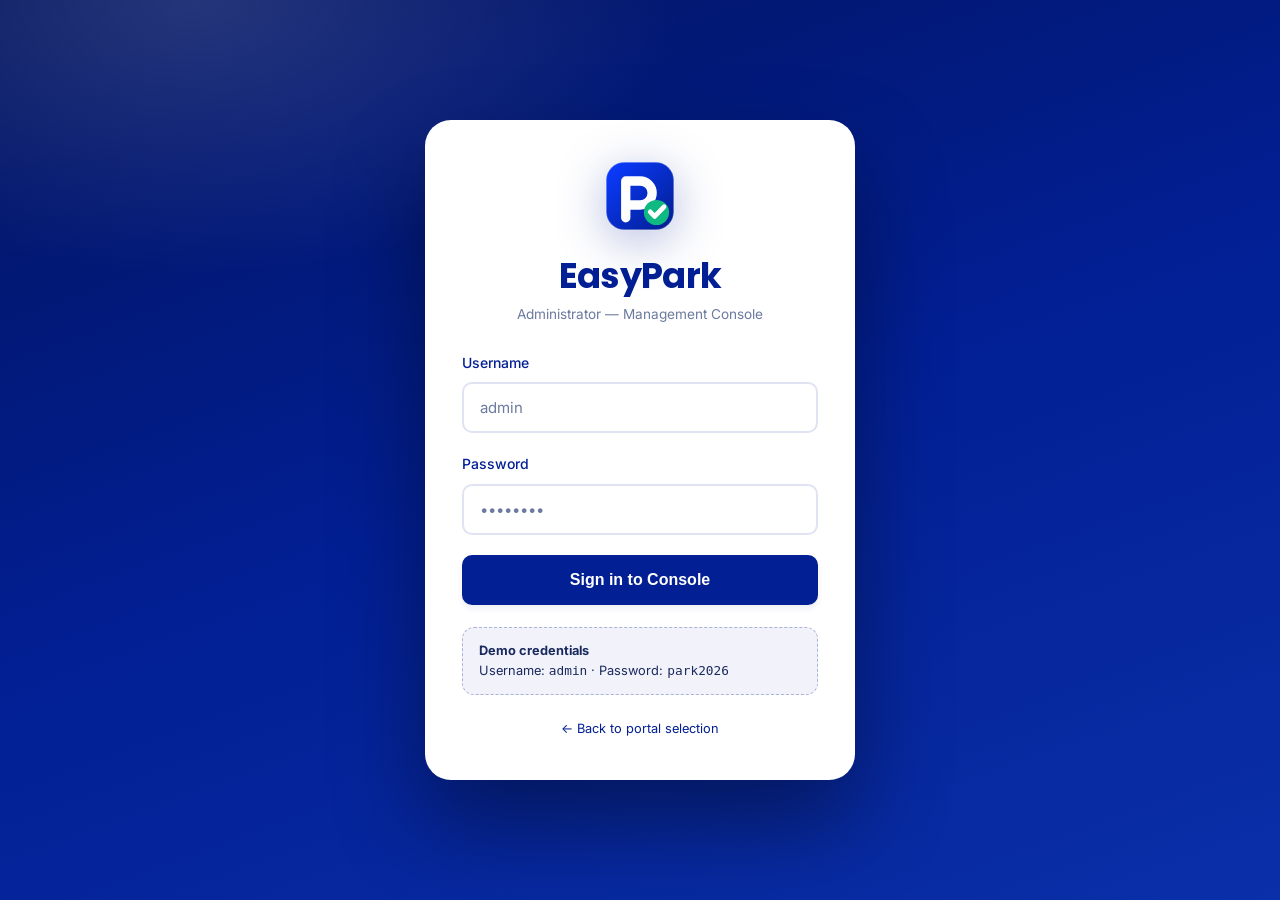
<file: pages/admin/maintenance.html>
<!DOCTYPE html>
<html lang="en">
<head>
  <meta charset="UTF-8">
  <meta name="viewport" content="width=device-width, initial-scale=1.0">
  <title>Maintenance | EasyPark Admin</title>
  <link rel="icon" type="image/svg+xml" href="../../assets/logo.svg">
  <link rel="preconnect" href="https://fonts.googleapis.com">
  <link rel="preconnect" href="https://fonts.gstatic.com" crossorigin>
  <link href="https://fonts.googleapis.com/css2?family=Inter:wght@400;500;600;700;800&family=Poppins:wght@500;600;700;800&family=JetBrains+Mono:wght@500;700&display=swap" rel="stylesheet">
  <link rel="stylesheet" href="../../css/main.css">
</head>
<body data-portal="admin">

  <div id="nav-slot"></div>

  <div class="page-head">
    <p class="crumb">Admin Portal · Maintenance Management</p>
    <h1><svg class="head-ico big" viewBox="0 0 24 24" fill="none" stroke="currentColor" stroke-width="2" stroke-linecap="round" stroke-linejoin="round" aria-hidden="true"><circle cx="12" cy="12" r="3"/><path d="M19.4 15a1.65 1.65 0 0 0 .33 1.82l.06.06a2 2 0 1 1-2.83 2.83l-.06-.06a1.65 1.65 0 0 0-1.82-.33 1.65 1.65 0 0 0-1 1.51V21a2 2 0 1 1-4 0v-.09a1.65 1.65 0 0 0-1-1.51 1.65 1.65 0 0 0-1.82.33l-.06.06a2 2 0 1 1-2.83-2.83l.06-.06a1.65 1.65 0 0 0 .33-1.82 1.65 1.65 0 0 0-1.51-1H3a2 2 0 1 1 0-4h.09a1.65 1.65 0 0 0 1.51-1 1.65 1.65 0 0 0-.33-1.82l-.06-.06a2 2 0 1 1 2.83-2.83l.06.06a1.65 1.65 0 0 0 1.82.33h0a1.65 1.65 0 0 0 1-1.51V3a2 2 0 1 1 4 0v.09a1.65 1.65 0 0 0 1 1.51h0a1.65 1.65 0 0 0 1.82-.33l.06-.06a2 2 0 1 1 2.83 2.83l-.06.06a1.65 1.65 0 0 0-.33 1.82v0a1.65 1.65 0 0 0 1.51 1H21a2 2 0 1 1 0 4h-.09a1.65 1.65 0 0 0-1.51 1z"/></svg>Maintenance &amp; Fault Control</h1>
    <p class="sub">Change the fault status of any sensor/component per spot, triage tickets and log technician work.</p>
  </div>

  <div class="content">
    <!-- Component health control -->
    <section class="panel mb-4">
      <div class="panel-head">
        <h2><svg class="head-ico" viewBox="0 0 24 24" fill="none" stroke="currentColor" stroke-width="2" stroke-linecap="round" stroke-linejoin="round" aria-hidden="true"><path d="M22 12h-4l-3 9L9 3l-3 9H2"/></svg>Component health per spot</h2>
        <span class="muted">click a chip to toggle OK / FAULT</span>
      </div>
      <div class="panel-body">
        <div class="comp-grid" id="comp-grid"></div>
      </div>
    </section>

    <div class="layout-2col">
      <!-- Fault queue -->
      <section class="panel">
        <div class="panel-head"><h2><svg class="head-ico" viewBox="0 0 24 24" fill="none" stroke="currentColor" stroke-width="2" stroke-linecap="round" stroke-linejoin="round" aria-hidden="true"><path d="M10.29 3.86 1.82 18a2 2 0 0 0 1.71 3h16.94a2 2 0 0 0 1.71-3L13.71 3.86a2 2 0 0 0-3.42 0z"/><path d="M12 9v4M12 17h.01"/></svg>Open fault queue</h2></div>
        <div class="panel-body" id="issue-list"></div>
      </section>

      <!-- Right: report form + maintenance log -->
      <aside class="flex flex-col gap-4">
        <section class="panel">
          <div class="panel-head"><h2><svg class="head-ico" viewBox="0 0 24 24" fill="none" stroke="currentColor" stroke-width="2" stroke-linecap="round" stroke-linejoin="round" aria-hidden="true"><path d="M12 5v14M5 12h14"/></svg>Report a fault</h2></div>
          <div class="panel-body">
            <form id="report-form">
              <div class="form-row">
                <div class="form-group">
                  <label class="form-label">Spot</label>
                  <select class="form-select" id="rep-slot">
                    <option value="">Choose…</option>
                  </select>
                </div>
                <div class="form-group">
                  <label class="form-label">Component</label>
                  <select class="form-select" id="rep-comp"></select>
                </div>
              </div>
              <div class="form-group">
                <label class="form-label">Issue description</label>
                <textarea class="form-textarea" id="rep-issue" placeholder="e.g. LED strip not responding on slot 103"></textarea>
              </div>
              <div class="form-group">
                <label class="form-label">Technician</label>
                <input class="form-input" id="rep-tech" placeholder="e.g. R. Shah">
              </div>
              <button type="submit" class="btn btn-primary w-full">Log fault ticket</button>
            </form>
          </div>
        </section>

        <section class="panel">
          <div class="panel-head"><h2><svg class="head-ico" viewBox="0 0 24 24" fill="none" stroke="currentColor" stroke-width="2" stroke-linecap="round" stroke-linejoin="round" aria-hidden="true"><path d="M22 19a2 2 0 0 1-2 2H4a2 2 0 0 1-2-2V5a2 2 0 0 1 2-2h5l2 3h9a2 2 0 0 1 2 2z"/></svg>Maintenance log</h2></div>
          <div class="panel-body"><div id="maint-log"></div></div>
        </section>
      </aside>
    </div>
  </div>

  <script src="../../js/db.js"></script>
  <script src="../../js/ui.js"></script>
  <script>
    (function () {
      'use strict';
      const UI = window.UI, EP = window.EasyPark;
      if (!UI.requireAdmin()) return;

      const ISSUE_BADGE = {
        operational: 'badge-operational', under_maintenance: 'badge-maintenance',
        sensor_fault: 'badge-fault', electrical_fault: 'badge-fault',
        inspection_pending: 'badge-inspection'
      };
      const ISSUE_TONE = {
        operational: '', under_maintenance: '', sensor_fault: ' sensor_fault',
        electrical_fault: ' electrical_fault', inspection_pending: ' inspection_pending'
      };

      /* ---------- component health grid ---------- */
      function renderHealth() {
        const grid = UI.qs('#comp-grid');
        grid.innerHTML = '';
        EP.SLOT_META.forEach(meta => {
          const slot = EP.getSlot(meta.id);
          const h = EP.raw().health[meta.id] || {};
          const card = UI.el('div', 'comp-card');
          card.innerHTML =
            '<div class="comp-title">' +
              '<b>Spot ' + meta.id + '</b>' +
              '<span class="badge badge-' + slot.status + '">' + slot.status + '</span>' +
            '</div><div class="comp-chips"></div>';
          const chips = UI.qs('.comp-chips', card);
          EP.COMPONENTS.forEach(c => {
            const bad = h[c.key] === 'fault';
            const chip = UI.el('button', 'comp-chip ' + (bad ? 'fault' : 'ok'),
              (bad ? UI.icon('x', 12) : UI.icon('check', 12)) + ' ' + c.name + ': ' + (bad ? 'FAULT' : 'OK'));
            chip.type = 'button';
            chip.title = 'Toggle ' + c.name + ' status';
            chip.addEventListener('click', () => {
              EP.setComponentHealth(meta.id, c.key, bad);
              UI.toast('Spot ' + meta.id + ' · ' + c.name + ' → ' + (bad ? 'OK' : 'FAULT'), 'info');
              refresh();
            });
            chips.appendChild(chip);
          });
          grid.appendChild(card);
        });
      }

      /* ---------- open issue queue ---------- */
      function renderIssues() {
        const list = EP.getIssues().filter(i => i.open);
        const box = UI.qs('#issue-list');
        if (!list.length) {
          box.innerHTML = '<div class="empty"><div class="empty-icon"><svg width="34" height="34" viewBox="0 0 24 24" fill="none" stroke="currentColor" stroke-width="2" stroke-linecap="round" stroke-linejoin="round" aria-hidden="true"><path d="M20 6 9 17l-5-5"/></svg></div><p>No open faults. Everything operational.</p></div>';
          return;
        }
        box.innerHTML = '';
        list.forEach(i => {
          const comp = EP.COMPONENTS.find(c => c.key === i.component);
          const ticket = UI.el('div', 'panel mb-4 issue-ticket' + (ISSUE_TONE[i.status] || ''));
          const opts = EP.MAINT_STATES.map(s =>
            '<option value="' + s.key + '"' + (s.key === i.status ? ' selected' : '') + '>' + s.label + '</option>').join('');

          ticket.innerHTML =
            '<div class="panel-body">' +
              '<div class="flex justify-between items-center" style="flex-wrap:wrap; gap:.6rem">' +
                '<div>' +
                  '<b class="mono">' + i.id + '</b>' +
                  ' <span class="badge ' + (ISSUE_BADGE[i.status] || 'badge-maintenance') + '">' + i.status + '</span>' +
                '</div>' +
                '<div class="row-actions">' +
                  '<select class="select-sm" data-status="' + i.id + '">' + opts + '</select>' +
                  '<button class="btn btn-success btn-xs" data-resolve="' + i.id + '">Resolve</button>' +
                  '<button class="btn btn-outline btn-xs" data-log="' + i.id + '">Log entry</button>' +
                '</div>' +
              '</div>' +
              '<p class="mt-3" style="font-size:.9rem; margin-bottom:.2rem">Spot <b>' + i.slotId + '</b> · ' +
                (comp ? comp.name : i.component) + '</p>' +
              '<p class="text-muted" style="font-size:.82rem; margin:0">' + UI.esc(i.issue) + '</p>' +
            '</div>';

          const statusSel = UI.qs('[data-status="' + i.id + '"]', ticket);
          statusSel.addEventListener('change', () => {
            EP.setIssueStatus(i.id, statusSel.value);
            UI.toast(i.id + ' → ' + statusSel.value.replace(/_/g, ' '), 'success');
            refresh();
          });
          UI.qs('[data-resolve="' + i.id + '"]', ticket).addEventListener('click', () => {
            EP.setIssueStatus(i.id, 'operational');
            UI.toast(i.id + ' resolved — spot operational again', 'success');
            refresh();
          });
          UI.qs('[data-log="' + i.id + '"]', ticket).addEventListener('click', () => openLog(i));
          box.appendChild(ticket);
        });
      }

      /* ---------- maintenance log entries (all tickets) ---------- */
      function renderLog() {
        const entries = [];
        EP.getIssues().forEach(i => i.log.forEach(l => entries.push({ issue: i, entry: l })));
        entries.sort((a, b) => b.entry.date > a.entry.date ? 1 : -1);

        const box = UI.qs('#maint-log');
        if (!entries.length) {
          box.innerHTML = '<p class="empty">No maintenance activity yet.</p>';
          return;
        }
        box.innerHTML = '';
        entries.slice(0, 12).forEach(e => {
          box.appendChild(UI.el('div', 'notif',
            '<span class="notif-icon" style="background:#6b7280">' + UI.icon('gear', 16) + '</span>' +
            '<div><p><b>' + e.issue.id + '</b> · Spot ' + e.issue.slotId + ' · ' +
              UI.esc(e.entry.issue) + '</p>' +
              '<small>' + EP.fmtDate(e.entry.date) + ' · ' + UI.esc(e.entry.technician) + ' · ' +
              UI.esc(e.entry.resolutionStatus) + '</small></div>'));
        });
      }

      /* ---------- log-entry modal for a ticket ---------- */
      function openLog(issue) {
        const m = UI.openModal('Log entry — ' + issue.id, '', '');
        const logHTML = issue.log.map(l =>
          '<div class="notif"><div><p style="font-size:.82rem">' + UI.esc(l.issue) + '</p>' +
          '<small>' + EP.fmtDate(l.date) + ' · ' + UI.esc(l.technician) + ' · ' +
          UI.esc(l.resolutionStatus) + '</small></div></div>').join('') || '<p class="empty">No entries</p>';

        m.body.innerHTML =
          '<div class="mb-4" style="max-height:180px; overflow:auto">' + logHTML + '</div>' +
          '<hr class="divider">' +
          '<div class="form-row">' +
            '<div class="form-group"><label class="form-label">Date</label>' +
            '<input class="form-input" type="date" id="log-date" value="' + EP.todayISO() + '"></div>' +
            '<div class="form-group"><label class="form-label">Technician</label>' +
            '<input class="form-input" id="log-tech" placeholder="Technician name"></div>' +
          '</div>' +
          '<div class="form-group"><label class="form-label">Work description</label>' +
          '<textarea class="form-textarea" id="log-desc" placeholder="What was checked / fixed…"></textarea></div>' +
          '<div class="form-group"><label class="form-label">Resolution status</label>' +
          '<select class="form-select" id="log-status"><option>Pending</option><option>In progress</option><option>Resolved</option></select></div>' +
          '<button class="btn btn-primary w-full" id="log-save">Add entry</button>';

        UI.qs('#log-save', m.overlay).onclick = () => {
          EP.addIssueLog(issue.id, {
            date: UI.qs('#log-date', m.overlay).value,
            technician: UI.qs('#log-tech', m.overlay).value || '—',
            issue: UI.qs('#log-desc', m.overlay).value || issue.issue,
            resolutionStatus: UI.qs('#log-status', m.overlay).value
          });
          UI.toast('Entry added to ' + issue.id, 'success');
          m.close();
          refresh();
        };
      }

      /* ---------- report fault form ---------- */
      function initReportForm() {
        const slotSel = UI.qs('#rep-slot');
        EP.SLOT_META.forEach(m => {
          slotSel.insertAdjacentHTML('beforeend', '<option value="' + m.id + '">' + m.id + ' — ' + m.level + '</option>');
        });
        const compSel = UI.qs('#rep-comp');
        EP.COMPONENTS.forEach(c => {
          compSel.insertAdjacentHTML('beforeend', '<option value="' + c.key + '">' + c.name + '</option>');
        });
        UI.qs('#report-form').addEventListener('submit', e => {
          e.preventDefault();
          const slotId = slotSel.value;
          const comp = compSel.value;
          if (!slotId || !comp) { UI.toast('Pick a spot and a component', 'error'); return; }
          const id = EP.reportIssue(slotId, comp, UI.qs('#rep-issue').value.trim(), UI.qs('#rep-tech').value.trim());
          UI.qs('#rep-issue').value = ''; UI.qs('#rep-tech').value = '';
          UI.toast('Fault ticket ' + id + ' opened', 'success');
          refresh();
        });
      }

      function refresh() {
        renderHealth();
        renderIssues();
        renderLog();
      }

      initReportForm();
      refresh();
      window.EasyParkLiveRefresh = refresh;
    })();
  </script>
</body>
</html>
</file>
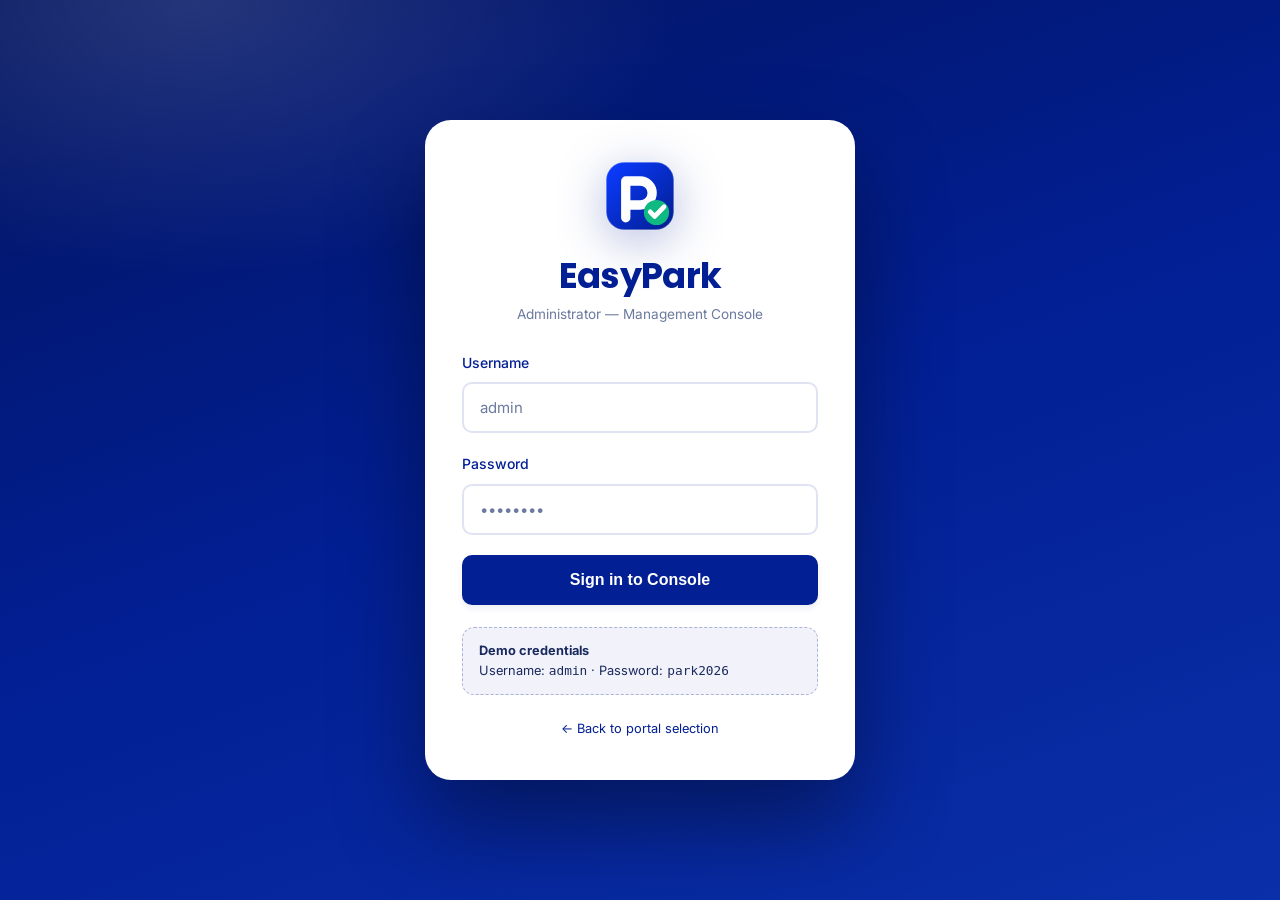
<file: pages/admin/reservations.html>
<!DOCTYPE html>
<html lang="en">
<head>
  <meta charset="UTF-8">
  <meta name="viewport" content="width=device-width, initial-scale=1.0">
  <title>Reservations | EasyPark Admin</title>
  <link rel="icon" type="image/svg+xml" href="../../assets/logo.svg">
  <link rel="preconnect" href="https://fonts.googleapis.com">
  <link rel="preconnect" href="https://fonts.gstatic.com" crossorigin>
  <link href="https://fonts.googleapis.com/css2?family=Inter:wght@400;500;600;700;800&family=Poppins:wght@500;600;700;800&family=JetBrains+Mono:wght@500;700&display=swap" rel="stylesheet">
  <link rel="stylesheet" href="../../css/main.css">
</head>
<body data-portal="admin">

  <div id="nav-slot"></div>

  <div class="page-head">
    <p class="crumb">Admin Portal · Reservation Management</p>
    <h1><svg class="head-ico big" viewBox="0 0 24 24" fill="none" stroke="currentColor" stroke-width="2" stroke-linecap="round" stroke-linejoin="round" aria-hidden="true"><path d="M8 6h13M8 12h13M8 18h13M3 6h.01M3 12h.01M3 18h.01"/></svg>Reservation Management</h1>
    <p class="sub">Search, filter, approve, modify, cancel or complete bookings.</p>
  </div>

  <div class="content">
    <div class="panel">
      <div class="panel-body">
        <!-- Filters -->
        <div class="filter-bar">
          <input class="form-input" id="f-q" placeholder="Search ID, name, vehicle, phone…">
          <select class="form-select" id="f-slot">
            <option value="">All spots</option>
            <option value="101">101</option><option value="102">102</option>
            <option value="103">103</option><option value="104">104</option>
            <option value="201">201</option><option value="202">202</option>
            <option value="203">203</option><option value="204">204</option>
          </select>
          <select class="form-select" id="f-floor">
            <option value="">Both levels</option>
            <option value="ground">Ground Floor</option>
            <option value="first">First Floor</option>
          </select>
          <input class="form-input" type="date" id="f-date" title="Filter by date">
          <select class="form-select" id="f-status">
            <option value="">All statuses</option>
            <option value="pending">Pending</option>
            <option value="approved">Approved</option>
            <option value="completed">Completed</option>
            <option value="cancelled">Cancelled</option>
          </select>
          <button class="btn btn-secondary btn-sm" id="clear-filters">Clear</button>
          <span class="muted" id="count-line" style="margin-left:auto"></span>
        </div>

        <div class="table-container">
          <table class="table">
            <thead>
              <tr>
                <th>Reservation</th>
                <th>User</th>
                <th>Vehicle</th>
                <th>Spot</th>
                <th>Date &amp; Time</th>
                <th>Duration</th>
                <th>Status</th>
                <th>Actions</th>
              </tr>
            </thead>
            <tbody id="res-rows"></tbody>
          </table>
        </div>
        <div id="res-empty"></div>
      </div>
    </div>
  </div>

  <script src="../../js/db.js"></script>
  <script src="../../js/ui.js"></script>
  <script>
    (function () {
      'use strict';
      const UI = window.UI, EP = window.EasyPark;
      if (!UI.requireAdmin()) return;

      const BADGE = { pending: 'badge-pending', approved: 'badge-approved',
                      cancelled: 'badge-cancelled', completed: 'badge-completed' };

      function currentFilter() {
        return {
          q: UI.qs('#f-q').value.trim(),
          slot: UI.qs('#f-slot').value,
          floor: UI.qs('#f-floor').value,
          date: UI.qs('#f-date').value,
          status: UI.qs('#f-status').value
        };
      }

      function render() {
        const list = EP.getReservations(currentFilter());
        UI.qs('#count-line').textContent = list.length + ' reservation' + (list.length === 1 ? '' : 's');
        const rows = UI.qs('#res-rows');
        const empty = UI.qs('#res-empty');
        rows.innerHTML = '';
        empty.innerHTML = '';

        if (!list.length) {
          empty.innerHTML = '<div class="empty"><div class="empty-icon"><svg width="34" height="34" viewBox="0 0 24 24" fill="none" stroke="currentColor" stroke-width="2" stroke-linecap="round" stroke-linejoin="round" aria-hidden="true"><path d="M22 19a2 2 0 0 1-2 2H4a2 2 0 0 1-2-2V5a2 2 0 0 1 2-2h5l2 3h9a2 2 0 0 1 2 2z"/></svg></div><p>No reservations match the filters.</p></div>';
          return;
        }

        list.forEach(r => {
          const tr = document.createElement('tr');
          const meta = EP.SLOT_META.find(m => m.id === r.slot) || {};
          let actions = '';

          if (r.status === 'pending') {
            actions += '<button class="btn btn-success btn-xs" data-a="approve" data-id="' + r.id + '">Approve</button>';
            actions += '<button class="btn btn-outline btn-xs" data-a="modify" data-id="' + r.id + '">Modify</button>';
            actions += '<button class="btn btn-danger btn-xs" data-a="cancel" data-id="' + r.id + '">Cancel</button>';
          } else if (r.status === 'approved') {
            actions += '<button class="btn btn-success btn-xs" data-a="complete" data-id="' + r.id + '">Complete</button>';
            actions += '<button class="btn btn-outline btn-xs" data-a="modify" data-id="' + r.id + '">Modify</button>';
            actions += '<button class="btn btn-danger btn-xs" data-a="cancel" data-id="' + r.id + '">Cancel</button>';
          } else {
            actions = '<span class="text-muted" style="font-size:.75rem">—</span>';
          }

          tr.innerHTML =
            '<td><b class="mono">' + UI.esc(r.id) + '</b></td>' +
            '<td>' + UI.esc(r.name) + '<br><small class="text-muted">' + UI.esc(r.phone) + '</small></td>' +
            '<td class="mono" style="font-size:.82rem">' + UI.esc(r.vehicle) + '</td>' +
            '<td>' + UI.esc(r.slot) + '<br><small class="text-muted">' + meta.level + '</small></td>' +
            '<td>' + EP.fmtDate(r.date) + '<br><small class="text-muted">' + EP.fmtTime(r.start) + '</small></td>' +
            '<td>' + r.duration + 'h</td>' +
            '<td><span class="badge ' + BADGE[r.status] + '">' + r.status + '</span></td>' +
            '<td><div class="row-actions">' + actions + '</div></td>';

          rows.appendChild(tr);
        });

        // Wire row actions.
        UI.qsa('[data-a]', rows).forEach(btn => {
          btn.addEventListener('click', () => {
            const id = btn.dataset.id, action = btn.dataset.a;
            const r = EP.raw().reservations.find(x => x.id === id);
            if (action === 'approve') {
              const res = EP.approveReservation(id);
              if (res && res.error) UI.toast(res.error, 'error');
              else { UI.toast(id + ' approved', 'success'); render(); }
            } else if (action === 'complete') {
              EP.completeReservation(id);
              UI.toast(id + ' marked completed', 'success');
              render();
            } else if (action === 'cancel') {
              UI.confirmModal('Cancel ' + id + ' (' + r.name + ', spot ' + r.slot + ')?',
                () => { EP.cancelReservation(id, 'admin'); UI.toast(id + ' cancelled', 'success'); render(); },
                { title: 'Cancel reservation' });
            } else if (action === 'modify') {
              openModify(r);
            }
          });
        });
      }

      /* ---------- modify modal ---------- */
      function openModify(r) {
        const m = UI.openModal('Modify ' + r.id, '', '');

        const slots = EP.SLOT_META.map(s =>
          '<option value="' + s.id + '"' + (s.id === r.slot ? ' selected' : '') + '>' +
          s.id + ' — ' + s.level + '</option>').join('');

        m.body.innerHTML =
          '<div class="form-group"><label class="form-label">Spot</label>' +
          '<select class="form-select" id="mod-slot">' + slots + '</select></div>' +
          '<div class="form-row">' +
            '<div class="form-group"><label class="form-label">Date</label>' +
            '<input class="form-input" type="date" id="mod-date" value="' + r.date + '" min="' + EP.todayISO() + '"></div>' +
            '<div class="form-group"><label class="form-label">Start time</label>' +
            '<input class="form-input" type="time" id="mod-start" value="' + r.start + '"></div>' +
            '<div class="form-group"><label class="form-label">Duration (h)</label>' +
            '<select class="form-select" id="mod-dur">' +
              [1,2,3,4,5,6].map(h => '<option value="' + h + '"' + (h === r.duration ? ' selected' : '') + '>' + h + 'h</option>').join('') +
            '</select></div>' +
          '</div>';
        m.body.insertAdjacentHTML('beforeend',
          '<div class="modal-footer" style="padding:1rem 0 0; border-top:1px solid rgba(2,31,148,.08)">' +
          '<button class="btn btn-secondary btn-sm" id="mod-close">Close</button>' +
          '<button class="btn btn-primary btn-sm" id="mod-save">Save changes</button></div>');

        UI.qs('#mod-close', m.overlay).onclick = m.close;
        UI.qs('#mod-save', m.overlay).onclick = () => {
          const patch = {
            slot: UI.qs('#mod-slot', m.overlay).value,
            date: UI.qs('#mod-date', m.overlay).value,
            start: UI.qs('#mod-start', m.overlay).value,
            duration: parseInt(UI.qs('#mod-dur', m.overlay).value, 10)
          };
          const res = EP.updateReservation(r.id, patch);
          if (res && res.error) { UI.toast(res.error, 'error'); return; }
          UI.toast(r.id + ' updated', 'success');
          m.close();
          render();
        };
      }

      /* ---------- filters ---------- */
      ['f-q', 'f-slot', 'f-floor', 'f-date', 'f-status'].forEach(id => {
        UI.qs('#' + id).addEventListener('input', render);
      });
      UI.qs('#clear-filters').addEventListener('click', () => {
        ['f-q', 'f-slot', 'f-floor', 'f-date', 'f-status'].forEach(id => {
          const el = UI.qs('#' + id);
          if (el.type === 'date') el.value = '';
          else el.value = '';
        });
        render();
      });

      render();
      window.EasyParkLiveRefresh = render;
    })();
  </script>
</body>
</html>
</file>
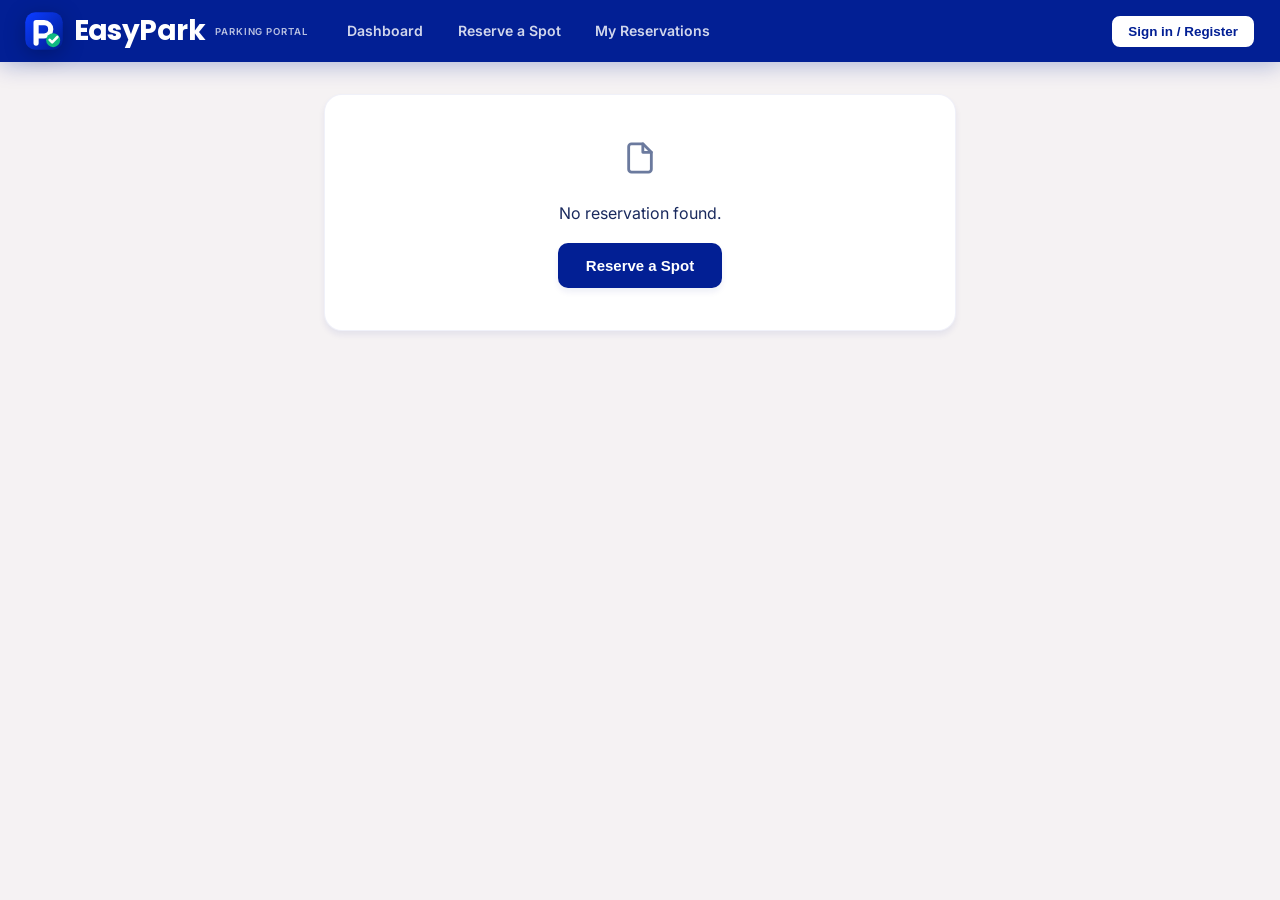
<file: pages/user/confirmation.html>
<!DOCTYPE html>
<html lang="en">
<head>
  <meta charset="UTF-8">
  <meta name="viewport" content="width=device-width, initial-scale=1.0">
  <title>Reservation Confirmed | EasyPark User Portal</title>
  <link rel="icon" type="image/svg+xml" href="../../assets/logo.svg">
  <link rel="preconnect" href="https://fonts.googleapis.com">
  <link rel="preconnect" href="https://fonts.gstatic.com" crossorigin>
  <link href="https://fonts.googleapis.com/css2?family=Inter:wght@400;500;600;700;800&family=Poppins:wght@500;600;700;800&family=JetBrains+Mono:wght@500;700&display=swap" rel="stylesheet">
  <link rel="stylesheet" href="../../css/main.css">
</head>
<body data-portal="user">

  <div id="nav-slot"></div>

  <div class="confirm-wrap">
    <div id="confirm-content"></div>
  </div>

  <script src="../../js/db.js"></script>
  <script src="../../js/ui.js"></script>
  <script>
    (function () {
      'use strict';
      const UI = window.UI, EP = window.EasyPark;
      const id = new URLSearchParams(location.search).get('id');
      const res = id ? EP.raw().reservations.find(r => r.id === id) : null;

      const box = UI.qs('#confirm-content');
      if (!res) {
        box.innerHTML =
          '<div class="panel"><div class="panel-body empty">' +
          '<div class="empty-icon"><svg width="34" height="34" viewBox="0 0 24 24" fill="none" stroke="currentColor" stroke-width="2" stroke-linecap="round" stroke-linejoin="round" aria-hidden="true"><path d="M14 2H6a2 2 0 0 0-2 2v16a2 2 0 0 0 2 2h12a2 2 0 0 0 2-2V8z"/><path d="M14 2v6h6"/></svg></div><p>No reservation found.</p>' +
          '<button class="btn btn-primary mt-4" onclick="location.href=\'reserve.html\'">Reserve a Spot</button>' +
          '</div></div>';
        return;
      }

      box.innerHTML =
        '<div class="panel mb-6" style="text-align:center; padding:2.4rem 1.5rem">' +
          '<div class="big-check"><svg width="46" height="46" viewBox="0 0 24 24" fill="none" stroke="currentColor" stroke-width="2" stroke-linecap="round" stroke-linejoin="round" aria-hidden="true"><path d="M20 6 9 17l-5-5"/></svg></div>' +
          '<h2 style="margin:.4rem 0 .3rem">Reservation Requested</h2>' +
          '<p class="text-muted" style="margin:0">Pending administrator approval — you will see it in your history.</p>' +
        '</div>' +

        '<div class="panel mb-6">' +
          '<div class="panel-head"><h2>Your reservation reference</h2></div>' +
          '<div class="panel-body">' +
            '<div class="ref-code">' +
              '<p class="text-muted" style="margin:0 0 .4rem; font-size:.78rem; text-transform:uppercase; letter-spacing:.1em">Reference code</p>' +
              '<div class="code">' + UI.esc(res.id) + '</div>' +
              '<p class="text-muted mt-4" style="margin-bottom:0; font-size:.82rem; line-height:1.5">' +
                'Keep this code handy. It is used by the admin console to track your booking.<br>' +
                'No QR is shown here — the QR lives on the physical spot you reserved.</p>' +
            '</div>' +
          '</div>' +
        '</div>' +

        '<div class="panel mb-6">' +
          '<div class="panel-head"><h2>Booking summary</h2></div>' +
          '<div class="panel-body">' +
            '<div class="detail-list">' +
              '<div class="detail-item"><small>Name</small><b>' + UI.esc(res.name) + '</b></div>' +
              '<div class="detail-item"><small>Vehicle</small><b>' + UI.esc(res.vehicle) + '</b></div>' +
              '<div class="detail-item"><small>Phone</small><b>' + UI.esc(res.phone) + '</b></div>' +
              '<div class="detail-item"><small>Level</small><b>' + EP.SLOT_META.find(m => m.id === res.slot).level + '</b></div>' +
              '<div class="detail-item"><small>Spot</small><b>' + res.slot + '</b></div>' +
              '<div class="detail-item"><small>Date</small><b>' + EP.fmtDate(res.date) + '</b></div>' +
              '<div class="detail-item"><small>Start</small><b>' + EP.fmtTime(res.start) + '</b></div>' +
              '<div class="detail-item"><small>Duration</small><b>' + res.duration + ' hour' + (res.duration > 1 ? 's' : '') + '</b></div>' +
            '</div>' +
          '</div>' +
        '</div>' +

        '<div class="panel mb-6" style="background:linear-gradient(135deg,rgba(2,31,148,.04),rgba(2,31,148,.01))">' +
          '<div class="panel-body">' +
            '<h4 style="margin-bottom:.4rem"><svg class="head-ico" viewBox="0 0 24 24" fill="none" stroke="currentColor" stroke-width="2" stroke-linecap="round" stroke-linejoin="round" aria-hidden="true"><path d="M23 19a2 2 0 0 1-2 2H3a2 2 0 0 1-2-2V8a2 2 0 0 1 2-2h4l2-3h6l2 3h4a2 2 0 0 1 2 2z"/><circle cx="12" cy="13" r="4"/></svg>When you reach the spot</h4>' +
            '<p style="font-size:.9rem; margin:0 0 .8rem">Scan the QR label stuck on spot <b>' + res.slot + '</b> with your phone camera. ' +
              'It opens this website directly on that spot\u2019s live page, showing its current status and your booking.</p>' +
            '<a class="btn btn-outline" href="../spot.html?id=' + res.slot + '">Preview the spot page (what scanning opens)</a>' +
          '</div>' +
        '</div>' +

        '<div class="flex gap-4" style="flex-wrap:wrap">' +
          '<button class="btn btn-primary" onclick="location.href=\'history.html\'">View My Reservations</button>' +
          '<button class="btn btn-secondary" onclick="location.href=\'reserve.html\'">Make Another Reservation</button>' +
          '<button class="btn btn-ghost" onclick="location.href=\'dashboard.html\'">Back to Dashboard</button>' +
        '</div>';
    })();
  </script>
</body>
</html>
</file>
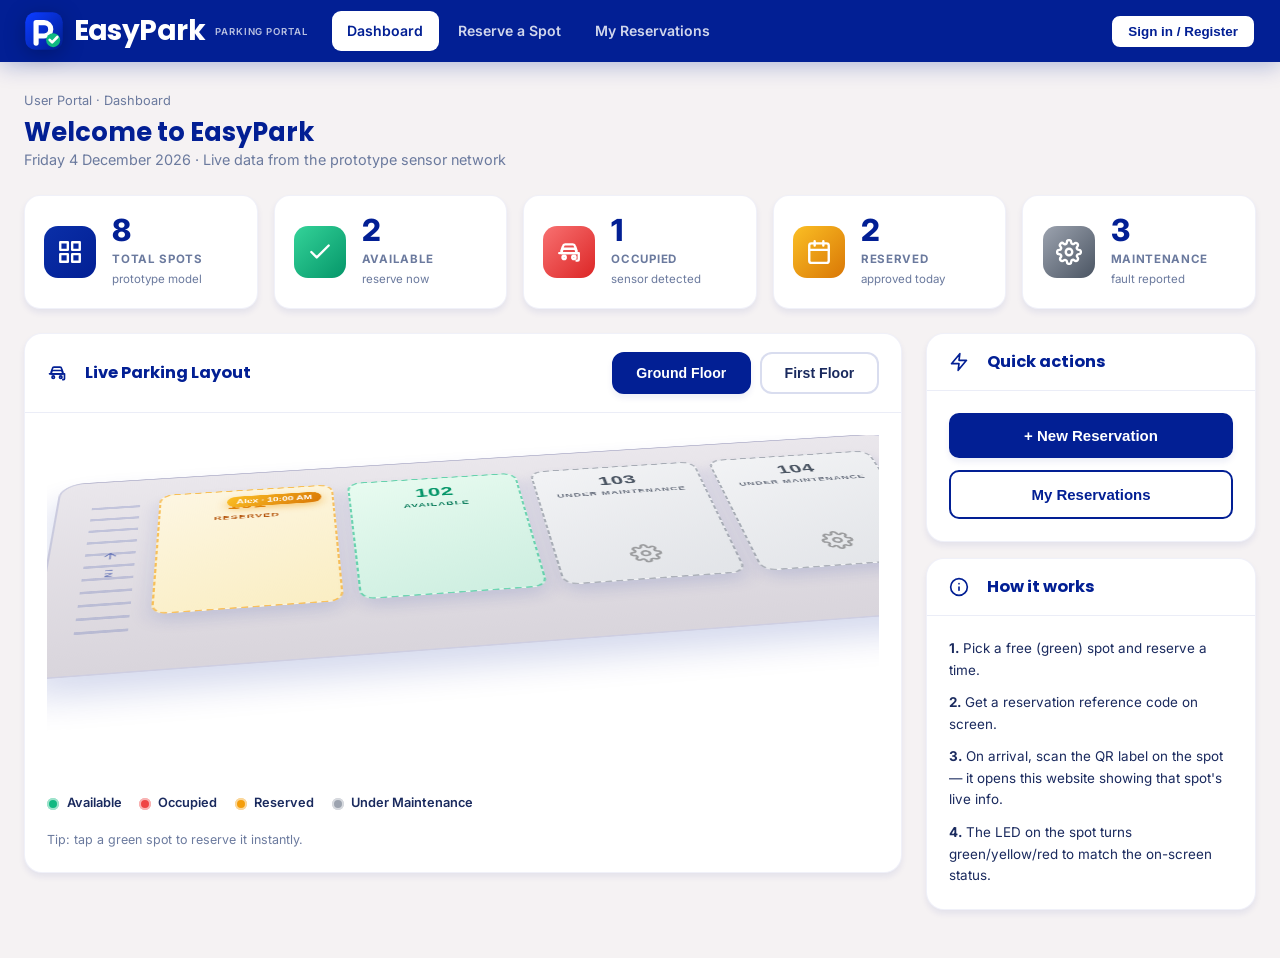
<file: pages/user/dashboard.html>
<!DOCTYPE html>
<html lang="en">
<head>
  <meta charset="UTF-8">
  <meta name="viewport" content="width=device-width, initial-scale=1.0">
  <title>Dashboard | EasyPark User Portal</title>
  <link rel="icon" type="image/svg+xml" href="../../assets/logo.svg">
  <link rel="preconnect" href="https://fonts.googleapis.com">
  <link rel="preconnect" href="https://fonts.gstatic.com" crossorigin>
  <link href="https://fonts.googleapis.com/css2?family=Inter:wght@400;500;600;700;800&family=Poppins:wght@500;600;700;800&family=JetBrains+Mono:wght@500;700&display=swap" rel="stylesheet">
  <link rel="stylesheet" href="../../css/main.css">
</head>
<body data-portal="user">

  <div id="nav-slot"></div>

  <div class="page-head">
    <p class="crumb">User Portal · Dashboard</p>
    <h1 id="welcome-title">Welcome back</h1>
    <p class="sub" id="today-line"></p>
  </div>

  <div class="content">
    <!-- Stat cards -->
    <div class="stat-grid" id="stat-grid"></div>

    <div class="mt-6 layout-2col">
      <!-- Live parking layout -->
      <section class="panel">
        <div class="panel-head">
          <h2><svg class="head-ico" viewBox="0 0 24 24" fill="none" stroke="currentColor" stroke-width="2" stroke-linecap="round" stroke-linejoin="round" aria-hidden="true"><path d="M5 11l1.5-4.5A2 2 0 0 1 8.4 5h7.2a2 2 0 0 1 1.9 1.5L19 11"/><path d="M3 13h18v6a1 1 0 0 1-1 1h-1"/><path d="M5 13h14l-1-4H6z"/><circle cx="7.5" cy="17" r="1.5"/><circle cx="16.5" cy="17" r="1.5"/></svg>Live Parking Layout</h2>
          <div class="floor-tabs" id="floor-tabs">
            <button class="floor-tab active" data-floor="ground">Ground Floor</button>
            <button class="floor-tab" data-floor="first">First Floor</button>
          </div>
        </div>
        <div class="panel-body">
          <div id="live-lot"></div>
          <div class="mt-4"><div id="legend"></div></div>
          <p class="text-muted mt-4" style="font-size:.78rem">
            Tip: tap a green spot to reserve it instantly.
          </p>
        </div>
      </section>

      <!-- Side info -->
      <aside class="flex flex-col gap-4">
        <section class="panel">
          <div class="panel-head"><h2><svg class="head-ico" viewBox="0 0 24 24" fill="none" stroke="currentColor" stroke-width="2" stroke-linecap="round" stroke-linejoin="round" aria-hidden="true"><path d="M13 2 3 14h9l-1 8 10-12h-9l1-8z"/></svg>Quick actions</h2></div>
          <div class="panel-body flex flex-col gap-3">
            <button class="btn btn-primary w-full" onclick="location.href='reserve.html'">+ New Reservation</button>
            <button class="btn btn-outline w-full" onclick="location.href='history.html'">My Reservations</button>
          </div>
        </section>
        <section class="panel">
          <div class="panel-head"><h2><svg class="head-ico" viewBox="0 0 24 24" fill="none" stroke="currentColor" stroke-width="2" stroke-linecap="round" stroke-linejoin="round" aria-hidden="true"><circle cx="12" cy="12" r="10"/><path d="M12 16v-4M12 8h.01"/></svg>How it works</h2></div>
          <div class="panel-body">
            <ul style="list-style:none; display:flex; flex-direction:column; gap:.7rem; padding:0; margin:0; font-size:.84rem; color:var(--text-secondary)">
              <li><b>1.</b> Pick a free (green) spot and reserve a time.</li>
              <li><b>2.</b> Get a reservation reference code on screen.</li>
              <li><b>3.</b> On arrival, scan the QR label on the spot — it opens this website showing that spot's live info.</li>
              <li><b>4.</b> The LED on the spot turns green/yellow/red to match the on-screen status.</li>
            </ul>
          </div>
        </section>
      </aside>
    </div>
  </div>

  <script src="../../js/db.js"></script>
  <script src="../../js/ui.js"></script>
  <script>
    (function () {
      'use strict';
      const UI = window.UI, EP = window.EasyPark;
      let floor = 'ground';

      /* ---------- welcome banner ---------- */
      const s = EP.getUserSession();
      UI.qs('#welcome-title').textContent = s
        ? 'Welcome back, ' + s.name.split(' ')[0]
        : 'Welcome to EasyPark';
      UI.qs('#today-line').textContent =
        new Date().toLocaleDateString('en-GB', { weekday: 'long', day: 'numeric', month: 'long', year: 'numeric' }) +
        ' · Live data from the prototype sensor network';

      /* ---------- stat cards ---------- */
      function renderStats() {
        const st = EP.getStats();
        const cards = [
          UI.statCard('Total spots', st.total, 'grid', 'blue', 'prototype model'),
          UI.statCard('Available', st.available, 'check', 'green', 'reserve now'),
          UI.statCard('Occupied', st.occupied, 'car', 'red', 'sensor detected'),
          UI.statCard('Reserved', st.reserved, 'calendar', 'amber', 'approved today'),
          UI.statCard('Maintenance', st.maintenance, 'gear', 'gray', 'fault reported')
        ];
        const grid = UI.qs('#stat-grid');
        grid.innerHTML = '';
        cards.forEach(c => grid.appendChild(c));
      }

      /* ---------- live layout ---------- */
      function renderLot() {
        UI.renderFloor(UI.qs('#live-lot'), floor, {
          onSlot: (id, slot) => {
            if (slot.status === 'available') {
              location.href = 'reserve.html?slot=' + id;
            } else if (slot.status === 'reserved') {
              const r = slot.reservation;
              UI.openModal('Spot ' + id + ' — Reserved',
                '<div class="detail-list">' +
                  '<div class="detail-item"><small>Holder</small><b>' + UI.esc(r.name) + '</b></div>' +
                  '<div class="detail-item"><small>Vehicle</small><b>' + UI.esc(r.vehicle) + '</b></div>' +
                  '<div class="detail-item"><small>Time</small><b>' + EP.fmtDate(r.date) + ' · ' + EP.fmtTime(r.start) + ' · ' + r.duration + 'h</b></div>' +
                '</div>');
            } else if (slot.status === 'occupied') {
              UI.toast('Spot ' + id + ' is currently occupied', 'error');
            } else {
              UI.toast('Spot ' + id + ' is under maintenance', 'warning');
            }
          }
        });
        UI.fitFloor(UI.qs('#live-lot'));
      }

      /* ---------- floor tabs ---------- */
      UI.qsa('.floor-tab').forEach(tab => tab.addEventListener('click', () => {
        UI.qsa('.floor-tab').forEach(x => x.classList.remove('active'));
        tab.classList.add('active');
        floor = tab.dataset.floor;
        renderLot();
      }));

      /* ---------- live sync ---------- */
      function refresh() {
        renderStats();
        renderLot();
        UI.renderLegend(UI.qs('#legend'));
      }
      refresh();
      window.EasyParkLiveRefresh = refresh;
    })();
  </script>
</body>
</html>
</file>
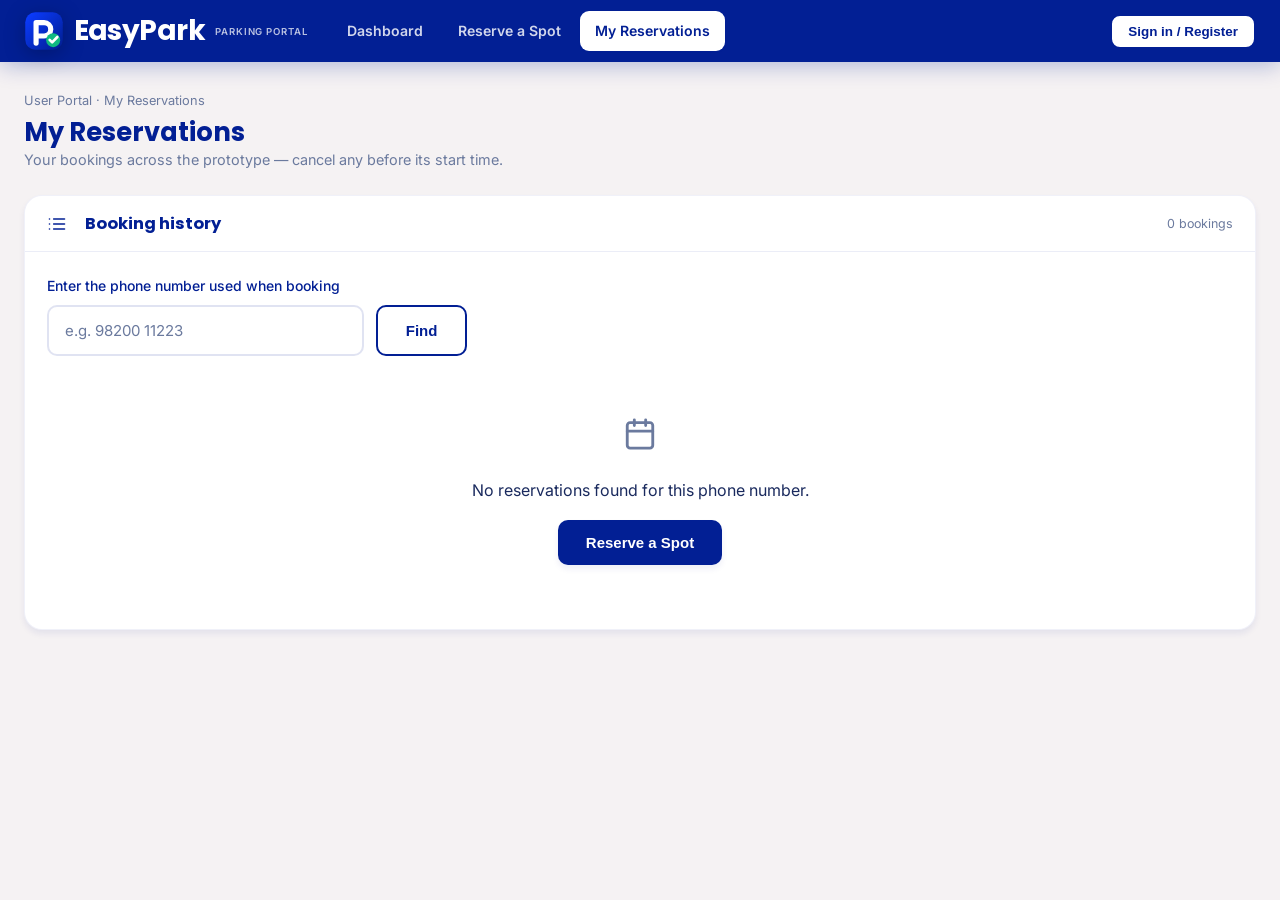
<file: pages/user/history.html>
<!DOCTYPE html>
<html lang="en">
<head>
  <meta charset="UTF-8">
  <meta name="viewport" content="width=device-width, initial-scale=1.0">
  <title>My Reservations | EasyPark User Portal</title>
  <link rel="icon" type="image/svg+xml" href="../../assets/logo.svg">
  <link rel="preconnect" href="https://fonts.googleapis.com">
  <link rel="preconnect" href="https://fonts.gstatic.com" crossorigin>
  <link href="https://fonts.googleapis.com/css2?family=Inter:wght@400;500;600;700;800&family=Poppins:wght@500;600;700;800&family=JetBrains+Mono:wght@500;700&display=swap" rel="stylesheet">
  <link rel="stylesheet" href="../../css/main.css">
</head>
<body data-portal="user">

  <div id="nav-slot"></div>

  <div class="page-head">
    <p class="crumb">User Portal · My Reservations</p>
    <h1>My Reservations</h1>
    <p class="sub">Your bookings across the prototype — cancel any before its start time.</p>
  </div>

  <div class="content">
    <div class="panel">
      <div class="panel-head">
        <h2><svg class="head-ico" viewBox="0 0 24 24" fill="none" stroke="currentColor" stroke-width="2" stroke-linecap="round" stroke-linejoin="round" aria-hidden="true"><path d="M8 6h13M8 12h13M8 18h13M3 6h.01M3 12h.01M3 18h.01"/></svg>Booking history</h2>
        <span class="muted" id="count-line"></span>
      </div>
      <div class="panel-body">
        <div id="phone-hint" class="mb-4" style="display:none">
          <label class="form-label">Enter the phone number used when booking</label>
          <div class="flex gap-3" style="max-width:420px">
            <input class="form-input" id="phone-search" placeholder="e.g. 98200 11223">
            <button class="btn btn-secondary" id="phone-go">Find</button>
          </div>
        </div>
        <div id="res-list"></div>
      </div>
    </div>
  </div>

  <script src="../../js/db.js"></script>
  <script src="../../js/ui.js"></script>
  <script>
    (function () {
      'use strict';
      const UI = window.UI, EP = window.EasyPark;
      let phone = EP.getUserSession() ? EP.getUserSession().phone : '';

      // Guest path — ask for the phone used at booking.
      if (!phone) UI.qs('#phone-hint').style.display = 'block';
      UI.qs('#phone-go').addEventListener('click', () => {
        phone = UI.qs('#phone-search').value.trim();
        render();
      });

      const STATUS_BADGE = {
        pending: 'badge-pending', approved: 'badge-approved',
        cancelled: 'badge-cancelled', completed: 'badge-completed'
      };

      function render() {
        const list = EP.getUserReservations(phone);
        UI.qs('#count-line').textContent = list.length + ' booking' + (list.length === 1 ? '' : 's');
        const box = UI.qs('#res-list');

        if (!list.length) {
          box.innerHTML = '<div class="empty"><div class="empty-icon"><svg width="34" height="34" viewBox="0 0 24 24" fill="none" stroke="currentColor" stroke-width="2" stroke-linecap="round" stroke-linejoin="round" aria-hidden="true"><rect x="3" y="4" width="18" height="18" rx="2"/><path d="M16 2v4M8 2v4M3 10h18"/></svg></div>' +
            '<p>No reservations found for this phone number.</p>' +
            '<button class="btn btn-primary mt-4" onclick="location.href=\'reserve.html\'">Reserve a Spot</button></div>';
          return;
        }

        box.innerHTML = '';
        list.forEach(r => {
          const canCancel = EP.canUserCancel(r);
          const card = UI.el('div', 'panel mb-4');
          card.innerHTML =
            '<div class="panel-body">' +
              '<div class="flex justify-between items-center" style="flex-wrap:wrap; gap:.75rem">' +
                '<div>' +
                  '<div class="flex items-center gap-3" style="flex-wrap:wrap">' +
                    '<b class="mono" style="font-size:1.05rem">' + UI.esc(r.id) + '</b>' +
                    '<span class="badge ' + STATUS_BADGE[r.status] + '">' + r.status + '</span>' +
                    '<span class="chip">Spot ' + r.slot + '</span>' +
                  '</div>' +
                  '<p class="text-muted mt-2" style="margin:0; font-size:.85rem">' +
                    UI.esc(r.name) + ' · ' + UI.esc(r.vehicle) + ' · ' + EP.fmtDate(r.date) + ' · ' +
                    EP.fmtTime(r.start) + ' (' + r.duration + 'h)</p>' +
                '</div>' +
                '<div class="flex gap-3" style="align-items:center">' +
                  (canCancel
                    ? '<button class="btn btn-danger btn-sm" data-cancel="' + r.id + '">Cancel reservation</button>'
                    : (r.status === 'pending' || r.status === 'approved'
                        ? '<span class="text-muted" style="font-size:.75rem">No longer cancellable</span>' : '')) +
                '</div>' +
              '</div>' +
            '</div>';
          box.appendChild(card);
        });

        // Wire cancel buttons.
        UI.qsa('[data-cancel]', box).forEach(btn => btn.addEventListener('click', () => {
          const rid = btn.dataset.cancel;
          UI.confirmModal('Cancel reservation ' + rid + '? This cannot be undone.',
            () => {
              EP.cancelReservation(rid, 'user');
              UI.toast('Reservation ' + rid + ' cancelled', 'success');
              render();
            }, { title: 'Cancel reservation' });
        }));
      }

      render();
      window.EasyParkLiveRefresh = render;
    })();
  </script>
</body>
</html>
</file>
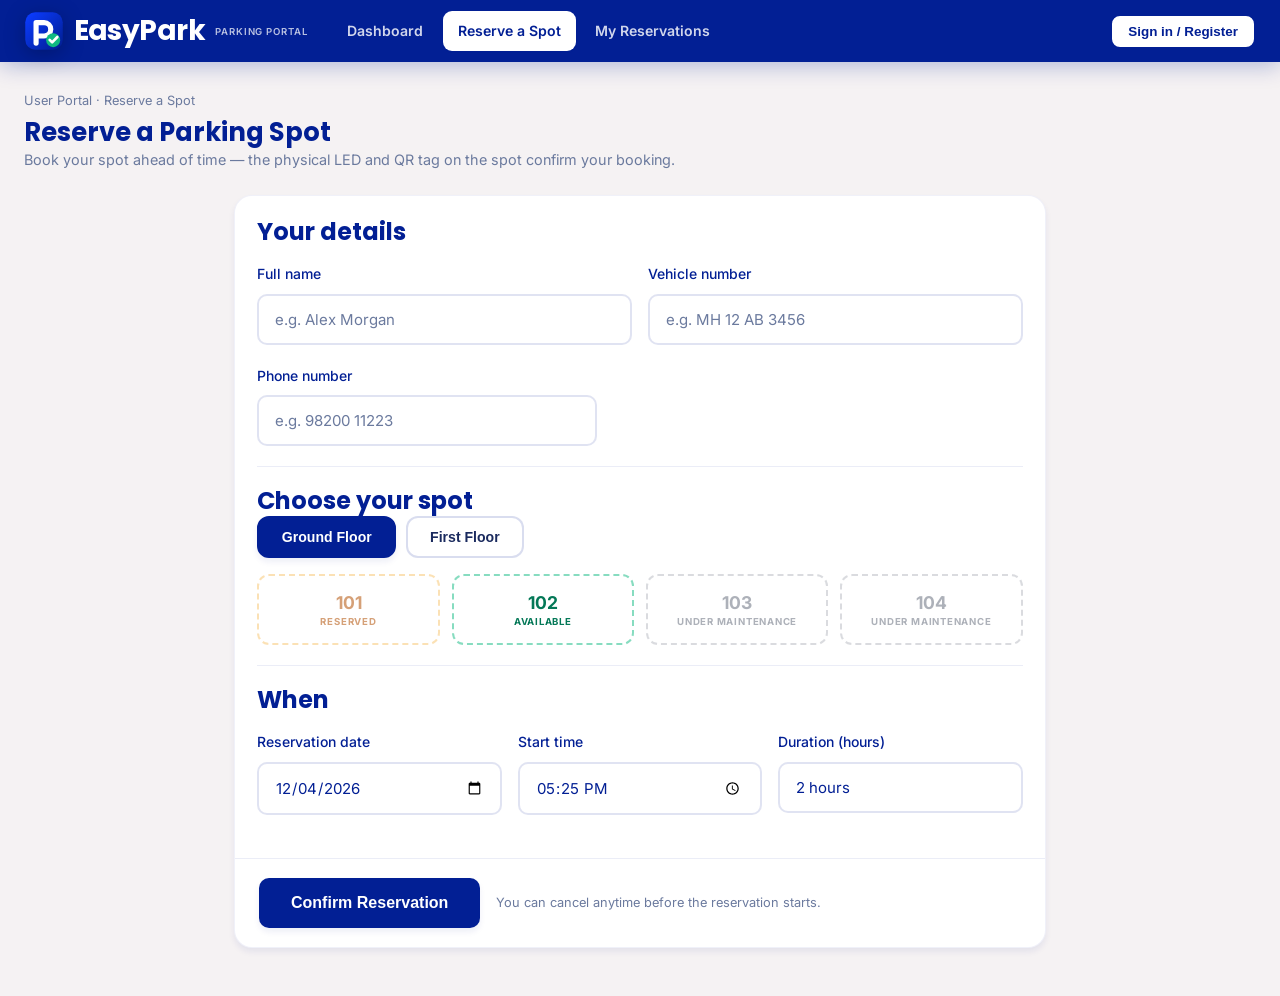
<file: pages/user/reserve.html>
<!DOCTYPE html>
<html lang="en">
<head>
  <meta charset="UTF-8">
  <meta name="viewport" content="width=device-width, initial-scale=1.0">
  <title>Reserve a Spot | EasyPark User Portal</title>
  <link rel="icon" type="image/svg+xml" href="../../assets/logo.svg">
  <link rel="preconnect" href="https://fonts.googleapis.com">
  <link rel="preconnect" href="https://fonts.gstatic.com" crossorigin>
  <link href="https://fonts.googleapis.com/css2?family=Inter:wght@400;500;600;700;800&family=Poppins:wght@500;600;700;800&family=JetBrains+Mono:wght@500;700&display=swap" rel="stylesheet">
  <link rel="stylesheet" href="../../css/main.css">
</head>
<body data-portal="user">

  <div id="nav-slot"></div>

  <div class="page-head">
    <p class="crumb">User Portal · Reserve a Spot</p>
    <h1>Reserve a Parking Spot</h1>
    <p class="sub">Book your spot ahead of time — the physical LED and QR tag on the spot confirm your booking.</p>
  </div>

  <div class="content content-narrow">
    <div class="panel">
      <form id="reserve-form" novalidate>
        <div class="panel-body">

          <!-- Visitor details -->
          <h4 class="mb-4">Your details</h4>
          <div class="form-row">
            <div class="form-group">
              <label class="form-label" for="f-name">Full name</label>
              <input class="form-input" id="f-name" placeholder="e.g. Alex Morgan" autocomplete="name">
              <span class="form-error" id="e-name">Please enter your name</span>
            </div>
            <div class="form-group">
              <label class="form-label" for="f-vehicle">Vehicle number</label>
              <input class="form-input" id="f-vehicle" placeholder="e.g. MH 12 AB 3456" autocomplete="off">
              <span class="form-error" id="e-vehicle">Please enter your vehicle number</span>
            </div>
          </div>
          <div class="form-group" style="max-width:340px">
            <label class="form-label" for="f-phone">Phone number</label>
            <input class="form-input" id="f-phone" type="tel" placeholder="e.g. 98200 11223" autocomplete="tel">
            <span class="form-error" id="e-phone">Please enter a valid phone number</span>
          </div>

          <hr class="divider">

          <!-- Spot selection -->
          <h4 class="mb-2">Choose your spot</h4>
          <div class="floor-tabs mb-4" id="floor-tabs">
            <button class="floor-tab active" type="button" data-floor="ground">Ground Floor</button>
            <button class="floor-tab" type="button" data-floor="first">First Floor</button>
          </div>
          <div class="form-group">
            <div id="slot-picker" class="slot-picker"></div>
            <span class="form-error" id="e-slot">Please select an available spot</span>
          </div>

          <hr class="divider">

          <!-- Timing -->
          <h4 class="mb-4">When</h4>
          <div class="form-row">
            <div class="form-group">
              <label class="form-label" for="f-date">Reservation date</label>
              <input class="form-input" type="date" id="f-date">
              <span class="form-error" id="e-date">Pick a date (today or later)</span>
            </div>
            <div class="form-group">
              <label class="form-label" for="f-start">Start time</label>
              <input class="form-input" type="time" id="f-start">
              <span class="form-error" id="e-start">Please choose a start time</span>
            </div>
            <div class="form-group">
              <label class="form-label" for="f-duration">Duration (hours)</label>
              <select class="form-select" id="f-duration">
                <option value="1">1 hour</option>
                <option value="2" selected>2 hours</option>
                <option value="3">3 hours</option>
                <option value="4">4 hours</option>
                <option value="5">5 hours</option>
                <option value="6">6 hours</option>
              </select>
            </div>
          </div>
        </div>

        <div class="panel-footer" style="padding:1.2rem 1.5rem; border-top:1px solid rgba(2,31,148,.08); display:flex; gap:1rem; align-items:center; flex-wrap:wrap">
          <button type="submit" class="btn btn-primary btn-lg">Confirm Reservation</button>
          <span class="text-muted" style="font-size:.8rem">You can cancel anytime before the reservation starts.</span>
        </div>
      </form>
    </div>
  </div>

  <script src="../../js/db.js"></script>
  <script src="../../js/ui.js"></script>
  <script>
    (function () {
      'use strict';
      const UI = window.UI, EP = window.EasyPark;
      let floor = 'ground';
      let selectedSlot = null;

      // Pre-fill from query (?slot=101) and from the signed-in session.
      const qsParams = new URLSearchParams(location.search);
      const preSlot = qsParams.get('slot');
      const session = EP.getUserSession();
      const setName = v => { UI.qs('#f-name').value = v; };
      const setPhone = v => { UI.qs('#f-phone').value = v; };
      if (session) { setName(session.name); setPhone(session.phone); }

      // Defaults: date = today, start = next half-hour.
      const d = new Date();
      UI.qs('#f-date').min = EP.todayISO();
      UI.qs('#f-date').value = EP.todayISO();
      const next = new Date(d.getTime() + 30 * 60 * 1000);
      UI.qs('#f-start').value = String(next.getHours()).padStart(2, '0') + ':' + String(next.getMinutes()).padStart(2, '0');

      /* ---------- slot picker ---------- */
      function renderPicker() {
        const slots = EP.getSlots(floor);
        const box = UI.qs('#slot-picker');
        box.innerHTML = '';
        slots.forEach(s => {
          const btn = document.createElement('button');
          btn.type = 'button';
          btn.className = 'slot-option ' + s.status + (selectedSlot === s.id ? ' selected' : '');
          if (s.status !== 'available') btn.disabled = true;
          btn.innerHTML =
            '<b>' + s.id + '</b><span>' + EP.SLOT_STATUSES[s.status].label + '</span>';
          btn.addEventListener('click', () => {
            selectedSlot = s.id;
            renderPicker();
          });
          box.appendChild(btn);
        });
      }

      UI.qsa('.floor-tab').forEach(tab => tab.addEventListener('click', () => {
        UI.qsa('.floor-tab').forEach(x => x.classList.remove('active'));
        tab.classList.add('active');
        floor = tab.dataset.floor;
        selectedSlot = null;
        renderPicker();
      }));

      renderPicker();
      if (preSlot) {
        const meta = EP.SLOT_META.find(m => m.id === preSlot);
        if (meta) {
          floor = meta.floor;
          UI.qsa('.floor-tab').forEach(x => x.classList.toggle('active', x.dataset.floor === floor));
          selectedSlot = preSlot;
          renderPicker();
        }
      }

      /* ---------- validation + submit ---------- */
      function err(id, show) { UI.qs(id).classList.toggle('visible', show); }

      UI.qs('#reserve-form').addEventListener('submit', e => {
        e.preventDefault();
        const name = UI.qs('#f-name').value.trim();
        const vehicle = UI.qs('#f-vehicle').value.trim();
        const phone = UI.qs('#f-phone').value.trim();
        const date = UI.qs('#f-date').value;
        const start = UI.qs('#f-start').value;
        const duration = parseInt(UI.qs('#f-duration').value, 10);

        let ok = true;
        err('#e-name', !name); if (!name) ok = false;
        err('#e-vehicle', !vehicle); if (!vehicle) ok = false;
        err('#e-phone', !phone || phone.replace(/\D/g, '').length < 10); if (!phone || phone.replace(/\D/g, '').length < 10) ok = false;
        err('#e-slot', !selectedSlot); if (!selectedSlot) ok = false;
        err('#e-date', !date || date < EP.todayISO()); if (!date || date < EP.todayISO()) ok = false;
        err('#e-start', !start); if (!start) ok = false;
        if (!ok) { UI.toast('Please fix the highlighted fields', 'error'); return; }

        const res = EP.createReservation({
          name, vehicle, phone, floor, slot: selectedSlot, date, start, duration
        });
        if (!res.ok) { UI.toast(res.message, 'error'); return; }

        // Persist the guest details so the history page can find the booking.
        if (!session) EP.setGuestSession(name, phone);
        UI.toast('Reservation created!', 'success');
        location.href = 'confirmation.html?id=' + res.reservation.id;
      });
    })();
  </script>
</body>
</html>
</file>
<file: css/main.css>
/* ==========================================================================
   EasyPark - Smart Parking Reservation & Management System
   2nd Year Engineering Clinics Project
   Color Palette:
   - Imperial Blue: #021F94 (Primary)
   - White Convolvulus: #F5F2F3 (Background)
   ========================================================================== */

:root {
  --imperial-blue: #021F94;
  --imperial-blue-light: #0A2FA8;
  --imperial-blue-dark: #011666;
  --imperial-blue-rgb: 2, 31, 148;
  --white-convolvulus: #F5F2F3;
  --white-convolvulus-rgb: 245, 242, 243;
  --white: #FFFFFF;
  --black: #000000;
  --text-primary: #021F94;
  --text-secondary: #1A2A5E;
  --text-muted: #6B7A9E;
  --text-on-blue: #FFFFFF;
  --green-available: #10B981;
  --green-available-rgb: 16, 185, 129;
  --red-occupied: #EF4444;
  --red-occupied-rgb: 239, 68, 68;
  --yellow-reserved: #F59E0B;
  --yellow-reserved-rgb: 245, 158, 11;
  --gray-maintenance: #9CA3AF;
  --gray-maintenance-rgb: 156, 163, 175;
  --shadow-sm: 0 1px 2px rgba(2, 31, 148, 0.05);
  --shadow-md: 0 4px 6px rgba(2, 31, 148, 0.07);
  --shadow-lg: 0 10px 15px rgba(2, 31, 148, 0.1);
  --shadow-xl: 0 20px 25px rgba(2, 31, 148, 0.15);
  --radius-sm: 6px;
  --radius-md: 10px;
  --radius-lg: 16px;
  --radius-xl: 24px;
  --transition-fast: 150ms ease;
  --transition-normal: 250ms ease;
  --transition-slow: 350ms ease;
  --font-primary: 'Inter', -apple-system, BlinkMacSystemFont, 'Segoe UI', Roboto, sans-serif;
  --font-display: 'Poppins', 'Inter', -apple-system, sans-serif;
  --font-mono: 'JetBrains Mono', 'Fira Code', monospace;
}

* {
  margin: 0;
  padding: 0;
  box-sizing: border-box;
}

html {
  font-size: 16px;
  scroll-behavior: smooth;
  overflow-x: hidden;
}

body {
  font-family: var(--font-primary);
  background-color: var(--white-convolvulus);
  color: var(--text-primary);
  line-height: 1.6;
  min-height: 100vh;
  -webkit-font-smoothing: antialiased;
  -moz-osx-font-smoothing: grayscale;
  text-rendering: optimizeLegibility;
  overflow-x: hidden;
}

/* Typography */
h1, h2, h3, h4, h5, h6 {
  font-family: var(--font-display);
  font-weight: 700;
  line-height: 1.2;
  color: var(--text-primary);
}

h1 { font-size: clamp(2rem, 5vw, 3.5rem); }
h2 { font-size: clamp(1.75rem, 4vw, 2.5rem); }
h3 { font-size: clamp(1.375rem, 3vw, 1.875rem); }
h4 { font-size: clamp(1.125rem, 2.5vw, 1.5rem); }
h5 { font-size: clamp(1rem, 2vw, 1.25rem); }
h6 { font-size: clamp(0.875rem, 1.5vw, 1rem); }

.script-text {
  font-family: var(--font-display);
  font-weight: 700;
  letter-spacing: -0.02em;
  font-style: normal;
}

.mono-text {
  font-family: var(--font-mono);
}

p { color: var(--text-secondary); }

a {
  color: var(--imperial-blue);
  text-decoration: none;
  transition: color var(--transition-fast);
}

a:hover { color: var(--imperial-blue-light); }

/* Buttons */
.btn {
  display: inline-flex;
  align-items: center;
  justify-content: center;
  gap: 0.5rem;
  padding: 0.875rem 1.75rem;
  font-size: 0.9375rem;
  font-weight: 600;
  border: none;
  border-radius: var(--radius-md);
  cursor: pointer;
  transition: all var(--transition-normal);
  white-space: nowrap;
}

.btn-primary {
  background: var(--imperial-blue);
  color: var(--text-on-blue);
  box-shadow: var(--shadow-md);
}

.btn-primary:hover {
  background: var(--imperial-blue-light);
  transform: translateY(-2px);
  box-shadow: var(--shadow-lg);
  color: var(--text-on-blue);
}

.btn-primary:active { transform: translateY(0); }

.btn-secondary {
  background: var(--white);
  color: var(--imperial-blue);
  border: 2px solid var(--imperial-blue);
}

.btn-secondary:hover {
  background: var(--imperial-blue);
  color: var(--text-on-blue);
}

.btn-outline {
  background: transparent;
  color: var(--imperial-blue);
  border: 2px solid var(--imperial-blue);
}

.btn-outline:hover {
  background: var(--imperial-blue);
  color: var(--text-on-blue);
}

.btn-ghost {
  background: transparent;
  color: var(--text-secondary);
  border: none;
}

.btn-ghost:hover {
  background: rgba(2, 31, 148, 0.08);
  color: var(--imperial-blue);
}

.btn-danger {
  background: var(--red-occupied);
  color: var(--white);
}

.btn-danger:hover {
  background: #DC2626;
  color: var(--white);
}

.btn-success {
  background: var(--green-available);
  color: var(--white);
}

.btn-success:hover {
  background: #059669;
  color: var(--white);
}

.btn-warning {
  background: var(--yellow-reserved);
  color: var(--white);
}

.btn-warning:hover {
  background: #D97706;
  color: var(--white);
}

.btn-sm { padding: 0.5rem 1rem; font-size: 0.8125rem; }
.btn-lg { padding: 1rem 2rem; font-size: 1rem; }
.btn-icon { padding: 0.75rem; }

.btn:disabled {
  opacity: 0.5;
  cursor: not-allowed;
  transform: none !important;
}

/* Cards */
.card {
  background: var(--white);
  border-radius: var(--radius-lg);
  box-shadow: var(--shadow-md);
  border: 1px solid rgba(2, 31, 148, 0.06);
  overflow: hidden;
  transition: all var(--transition-normal);
}

.card:hover { box-shadow: var(--shadow-lg); }

.card-header {
  padding: 1.5rem;
  border-bottom: 1px solid rgba(2, 31, 148, 0.08);
  display: flex;
  align-items: center;
  justify-content: space-between;
}

.card-body { padding: 1.5rem; }
.card-footer {
  padding: 1rem 1.5rem;
  border-top: 1px solid rgba(2, 31, 148, 0.08);
  background: rgba(2, 31, 148, 0.02);
}

/* Form Elements */
.form-group { margin-bottom: 1.25rem; }

.form-label {
  display: block;
  margin-bottom: 0.5rem;
  font-weight: 500;
  color: var(--text-primary);
  font-size: 0.875rem;
}

.form-input,
.form-select,
.form-textarea {
  width: 100%;
  padding: 0.875rem 1rem;
  font-size: 0.9375rem;
  font-family: var(--font-primary);
  color: var(--text-primary);
  background: var(--white);
  border: 2px solid rgba(2, 31, 148, 0.12);
  border-radius: var(--radius-md);
  transition: all var(--transition-fast);
}

.form-input:focus,
.form-select:focus,
.form-textarea:focus {
  outline: none;
  border-color: var(--imperial-blue);
  box-shadow: 0 0 0 3px rgba(2, 31, 148, 0.15);
}

.form-input::placeholder { color: var(--text-muted); }

.form-select { cursor: pointer; appearance: none; }

.form-textarea { min-height: 100px; resize: vertical; }

.form-error {
  color: var(--red-occupied);
  font-size: 0.8125rem;
  margin-top: 0.375rem;
  display: none;
}

.form-error.visible { display: block; }

.form-row {
  display: grid;
  grid-template-columns: repeat(auto-fit, minmax(200px, 1fr));
  gap: 1rem;
}

/* Layout Utilities */
.container {
  width: 100%;
  max-width: 1400px;
  margin: 0 auto;
  padding: 0 1.5rem;
}

.flex { display: flex; }
.flex-col { flex-direction: column; }
.items-center { align-items: center; }
.justify-center { justify-content: center; }
.justify-between { justify-content: space-between; }
.gap-1 { gap: 0.25rem; }
.gap-2 { gap: 0.5rem; }
.gap-3 { gap: 0.75rem; }
.gap-4 { gap: 1rem; }
.gap-5 { gap: 1.25rem; }
.gap-6 { gap: 1.5rem; }
.gap-8 { gap: 2rem; }

.grid { display: grid; }
.grid-2 { grid-template-columns: repeat(2, 1fr); }
.grid-3 { grid-template-columns: repeat(3, 1fr); }
.grid-4 { grid-template-columns: repeat(4, 1fr); }
.grid-auto { grid-template-columns: repeat(auto-fit, minmax(280px, 1fr)); }

.w-full { width: 100%; }
.h-full { height: 100%; }

/* Spacing */
.py-4 { padding-top: 1rem; padding-bottom: 1rem; }
.py-6 { padding-top: 1.5rem; padding-bottom: 1.5rem; }
.py-8 { padding-top: 2rem; padding-bottom: 2rem; }
.py-12 { padding-top: 3rem; padding-bottom: 3rem; }
.py-16 { padding-top: 4rem; padding-bottom: 4rem; }
.px-4 { padding-left: 1rem; padding-right: 1rem; }
.px-6 { padding-left: 1.5rem; padding-right: 1.5rem; }
.mb-4 { margin-bottom: 1rem; }
.mb-6 { margin-bottom: 1.5rem; }
.mb-8 { margin-bottom: 2rem; }
.mt-4 { margin-top: 1rem; }
.mt-6 { margin-top: 1.5rem; }
.mt-8 { margin-top: 2rem; }

/* Text Utilities */
.text-center { text-align: center; }
.text-left { text-align: left; }
.text-right { text-align: right; }
.text-primary { color: var(--text-primary); }
.text-secondary { color: var(--text-secondary); }
.text-muted { color: var(--text-muted); }
.text-white { color: var(--white); }
.text-blue { color: var(--imperial-blue); }
.text-green { color: var(--green-available); }
.text-red { color: var(--red-occupied); }
.text-yellow { color: var(--yellow-reserved); }
.text-gray { color: var(--gray-maintenance); }
.font-medium { font-weight: 500; }
.font-semibold { font-weight: 600; }
.font-bold { font-weight: 700; }

/* Status Badges */
.badge {
  display: inline-flex;
  align-items: center;
  padding: 0.375rem 0.875rem;
  font-size: 0.75rem;
  font-weight: 600;
  border-radius: 9999px;
  text-transform: uppercase;
  letter-spacing: 0.025em;
}

.badge-available { background: rgba(16, 185, 129, 0.15); color: var(--green-available); }
.badge-occupied { background: rgba(239, 68, 68, 0.15); color: var(--red-occupied); }
.badge-reserved { background: rgba(245, 158, 11, 0.15); color: var(--yellow-reserved); }
.badge-maintenance { background: rgba(156, 163, 175, 0.15); color: var(--gray-maintenance); }
.badge-pending { background: rgba(59, 130, 246, 0.15); color: #3B82F6; }
.badge-approved { background: rgba(16, 185, 129, 0.15); color: var(--green-available); }
.badge-cancelled { background: rgba(239, 68, 68, 0.15); color: var(--red-occupied); }
.badge-completed { background: rgba(99, 102, 241, 0.15); color: #6366F1; }
.badge-fault { background: rgba(239, 68, 68, 0.15); color: var(--red-occupied); }
.badge-operational { background: rgba(16, 185, 129, 0.15); color: var(--green-available); }
.badge-inspection { background: rgba(245, 158, 11, 0.15); color: var(--yellow-reserved); }

/* Parking Slot Styles */
.parking-slot {
  aspect-ratio: 1;
  border-radius: var(--radius-md);
  display: flex;
  align-items: center;
  justify-content: center;
  flex-direction: column;
  cursor: pointer;
  transition: all var(--transition-normal);
  position: relative;
  border: 2px solid transparent;
  background: var(--white);
  box-shadow: var(--shadow-sm);
}

.parking-slot:hover {
  transform: scale(1.02);
  box-shadow: var(--shadow-md);
}

.parking-slot.selected {
  border-color: var(--imperial-blue);
  box-shadow: 0 0 0 3px rgba(2, 31, 148, 0.2);
}

.parking-slot:disabled,
.parking-slot.disabled {
  cursor: not-allowed;
  opacity: 0.6;
}

.slot-number {
  font-size: 1.125rem;
  font-weight: 700;
  color: var(--text-primary);
}

.slot-status {
  font-size: 0.6875rem;
  font-weight: 600;
  text-transform: uppercase;
  letter-spacing: 0.05em;
  margin-top: 0.25rem;
}

.parking-slot.available { background: linear-gradient(135deg, rgba(16, 185, 129, 0.1) 0%, rgba(16, 185, 129, 0.05) 100%); }
.parking-slot.occupied { background: linear-gradient(135deg, rgba(239, 68, 68, 0.1) 0%, rgba(239, 68, 68, 0.05) 100%); }
.parking-slot.reserved { background: linear-gradient(135deg, rgba(245, 158, 11, 0.1) 0%, rgba(245, 158, 11, 0.05) 100%); }
.parking-slot.maintenance { background: linear-gradient(135deg, rgba(156, 163, 175, 0.1) 0%, rgba(156, 163, 175, 0.05) 100%); }

.parking-slot.available .slot-number { color: var(--green-available); }
.parking-slot.occupied .slot-number { color: var(--red-occupied); }
.parking-slot.reserved .slot-number { color: var(--yellow-reserved); }
.parking-slot.maintenance .slot-number { color: var(--gray-maintenance); }

.parking-slot.available .slot-status { color: var(--green-available); }
.parking-slot.occupied .slot-status { color: var(--red-occupied); }
.parking-slot.reserved .slot-status { color: var(--yellow-reserved); }
.parking-slot.maintenance .slot-status { color: var(--gray-maintenance); }

/* Floor Selector */
.floor-selector {
  display: flex;
  gap: 0.75rem;
  margin-bottom: 1.5rem;
}

.floor-btn {
  flex: 1;
  padding: 1rem;
  background: var(--white);
  border: 2px solid rgba(2, 31, 148, 0.12);
  border-radius: var(--radius-md);
  font-weight: 600;
  color: var(--text-secondary);
  cursor: pointer;
  transition: all var(--transition-fast);
}

.floor-btn:hover {
  border-color: var(--imperial-blue);
  color: var(--imperial-blue);
}

.floor-btn.active {
  background: var(--imperial-blue);
  border-color: var(--imperial-blue);
  color: var(--white);
  box-shadow: var(--shadow-md);
}

/* Tables */
.table-container { overflow-x: auto; }

.table {
  width: 100%;
  border-collapse: collapse;
  font-size: 0.875rem;
}

.table th,
.table td {
  padding: 1rem;
  text-align: left;
  border-bottom: 1px solid rgba(2, 31, 148, 0.06);
}

.table th {
  font-weight: 600;
  color: var(--text-secondary);
  background: rgba(2, 31, 148, 0.02);
  font-size: 0.75rem;
  text-transform: uppercase;
  letter-spacing: 0.05em;
}

.table tr:hover td { background: rgba(2, 31, 148, 0.02); }

.table td { color: var(--text-primary); }

/* Modal */
.modal-overlay {
  position: fixed;
  inset: 0;
  background: rgba(2, 31, 148, 0.5);
  display: flex;
  align-items: center;
  justify-content: center;
  padding: 1.5rem;
  z-index: 1000;
  opacity: 0;
  visibility: hidden;
  transition: all var(--transition-normal);
}

.modal-overlay.active {
  opacity: 1;
  visibility: visible;
}

.modal {
  background: var(--white);
  border-radius: var(--radius-xl);
  box-shadow: var(--shadow-xl);
  max-width: 500px;
  width: 100%;
  max-height: 90vh;
  overflow-y: auto;
  transform: scale(0.95) translateY(20px);
  transition: all var(--transition-normal);
}

.modal-overlay.active .modal {
  transform: scale(1) translateY(0);
}

.modal-header {
  padding: 1.5rem;
  border-bottom: 1px solid rgba(2, 31, 148, 0.08);
  display: flex;
  align-items: center;
  justify-content: space-between;
}

.modal-close {
  background: none;
  border: none;
  font-size: 1.5rem;
  color: var(--text-muted);
  cursor: pointer;
  padding: 0.25rem;
  line-height: 1;
  transition: color var(--transition-fast);
}

.modal-close:hover { color: var(--imperial-blue); }

.modal-body { padding: 1.5rem; }
.modal-footer {
  padding: 1rem 1.5rem;
  border-top: 1px solid rgba(2, 31, 148, 0.08);
  display: flex;
  justify-content: flex-end;
  gap: 0.75rem;
}

/* Notification Toast */
.toast-container {
  position: fixed;
  top: 1.5rem;
  right: 1.5rem;
  z-index: 2000;
  display: flex;
  flex-direction: column;
  gap: 0.75rem;
}

.toast {
  background: var(--white);
  border-radius: var(--radius-md);
  box-shadow: var(--shadow-xl);
  padding: 1rem 1.5rem;
  display: flex;
  align-items: center;
  gap: 1rem;
  min-width: 300px;
  max-width: 450px;
  transform: translateX(120%);
  transition: transform var(--transition-normal);
  border-left: 4px solid var(--imperial-blue);
}

.toast.show { transform: translateX(0); }

.toast.success { border-left-color: var(--green-available); }
.toast.error { border-left-color: var(--red-occupied); }
.toast.warning { border-left-color: var(--yellow-reserved); }
.toast.info { border-left-color: var(--imperial-blue); }

.toast-icon { font-size: 1.25rem; }
.toast.success .toast-icon { color: var(--green-available); }
.toast.error .toast-icon { color: var(--red-occupied); }
.toast.warning .toast-icon { color: var(--yellow-reserved); }
.toast.info .toast-icon { color: var(--imperial-blue); }

.toast-message { flex: 1; font-size: 0.875rem; }
.toast-close { color: var(--text-muted); cursor: pointer; }

/* Loading Spinner */
.spinner {
  width: 24px;
  height: 24px;
  border: 3px solid rgba(2, 31, 148, 0.15);
  border-top-color: var(--imperial-blue);
  border-radius: 50%;
  animation: spin 0.8s linear infinite;
}

@keyframes spin { to { transform: rotate(360deg); } }

/* Animations */
@keyframes fadeIn {
  from { opacity: 0; }
  to { opacity: 1; }
}

@keyframes slideUp {
  from { opacity: 0; transform: translateY(20px); }
  to { opacity: 1; transform: translateY(0); }
}

@keyframes slideDown {
  from { opacity: 0; transform: translateY(-20px); }
  to { opacity: 1; transform: translateY(0); }
}

@keyframes pulse {
  0%, 100% { opacity: 1; }
  50% { opacity: 0.5; }
}

.animate-fade-in { animation: fadeIn 0.5s ease forwards; }
.animate-slide-up { animation: slideUp 0.5s ease forwards; }
.animate-slide-down { animation: slideDown 0.3s ease forwards; }
.animate-pulse { animation: pulse 2s ease-in-out infinite; }

/* Responsive */
@media (max-width: 1024px) {
  .grid-4 { grid-template-columns: repeat(2, 1fr); }
  .grid-3 { grid-template-columns: repeat(2, 1fr); }
}

@media (max-width: 768px) {
  .grid-4,
  .grid-3,
  .grid-2 { grid-template-columns: 1fr; }
  .floor-selector { flex-direction: column; }
  .modal { margin: 1rem; max-height: calc(100vh - 2rem); }
  .btn { width: 100%; }
  .modal-footer { flex-direction: column; }
  .modal-footer .btn { width: 100%; }
}

@media (max-width: 480px) {
  .container { padding: 0 1rem; }
  .card-header,
  .card-body,
  .card-footer { padding: 1rem; }
  .table th,
  .table td { padding: 0.75rem 0.5rem; font-size: 0.8125rem; }
}

/* Print Styles */
@media print {
  .no-print { display: none !important; }
  .card { box-shadow: none; border: 1px solid #ddd; }
}

/* Scrollbar */
::-webkit-scrollbar { width: 8px; height: 8px; }
::-webkit-scrollbar-track { background: var(--white-convolvulus); }
::-webkit-scrollbar-thumb { background: rgba(2, 31, 148, 0.3); border-radius: 4px; }
::-webkit-scrollbar-thumb:hover { background: rgba(2, 31, 148, 0.5); }

/* Focus Visible */
*:focus-visible {
  outline: 2px solid var(--imperial-blue);
  outline-offset: 2px;
}

/* Skip Link */
.skip-link {
  position: absolute;
  top: -40px;
  left: 0;
  background: var(--imperial-blue);
  color: var(--white);
  padding: 0.5rem 1rem;
  z-index: 10000;
  transition: top var(--transition-fast);
}

.skip-link:focus { top: 0; }
/* ==========================================================================
   EasyPark — Extended component styles
   (nav, hero/portal landing, 3D parking lot, stats, analytics, auth)
   ========================================================================== */

.hidden { display: none !important; }

/* ------------------------------------------------------------------
   Portal navigation bar
------------------------------------------------------------------ */
.app-nav {
  position: sticky; top: 0; z-index: 120;
  background: var(--imperial-blue);
  box-shadow: 0 4px 22px rgba(2, 31, 148, 0.28);
}
.app-nav-inner {
  max-width: 1400px; margin: 0 auto;
  padding: 0.7rem 1.5rem;
  display: flex; align-items: center; gap: 1rem;
}
.brand { display: flex; align-items: center; gap: 0.6rem; color: #fff !important; }
.brand-logo {
  width: 40px; height: 40px; flex-shrink: 0;
  filter: drop-shadow(0 4px 10px rgba(0,0,0,.25));
}
.brand-name { font-family: var(--font-script); font-style: italic; font-size: 1.75rem; line-height: 1; }
.brand-tag {
  font-size: 0.6rem; letter-spacing: 0.1em; text-transform: uppercase;
  color: rgba(255,255,255,.72); font-weight: 600;
}
.app-nav-links { display: flex; gap: 0.25rem; margin-left: 0.5rem; flex-wrap: wrap; }
.app-nav-links a {
  color: rgba(255,255,255,.82); padding: 0.55rem 0.95rem;
  border-radius: 9px; font-weight: 600; font-size: 0.88rem;
}
.app-nav-links a:hover { background: rgba(255,255,255,.14); color: #fff; }
.app-nav-links a.active { background: #fff; color: var(--imperial-blue); box-shadow: var(--shadow-sm); }
.app-nav-actions { margin-left: auto; display: flex; align-items: center; gap: 0.75rem; }
.user-chip { display: flex; align-items: center; gap: 0.5rem; color: #fff; font-weight: 600; font-size: 0.85rem; }
.user-avatar {
  width: 32px; height: 32px; border-radius: 50%;
  background: rgba(255,255,255,.22); display: grid; place-items: center;
  color: #fff; font-weight: 800; font-size: .85rem;
}
.app-nav .btn { width: auto; padding: 0.5rem 1rem; font-size: 0.84rem; }
.nav-burger { display: none; background: none; border: none; color: #fff; cursor: pointer; }
.nav-burger span { display: block; width: 22px; height: 2px; background: #fff; margin: 4px 0; border-radius: 2px; }
.app-nav-mobile { display: none; flex-direction: column; background: var(--imperial-blue-dark); padding: 0.5rem 1.5rem 1rem; }
.app-nav-mobile.open { display: flex; }
.app-nav-mobile a { color: rgba(255,255,255,.9); padding: 0.7rem 0.25rem; border-bottom: 1px solid rgba(255,255,255,.08); font-weight: 600; font-size: .95rem; }
.app-nav-mobile a.active { color: var(--yellow-reserved); }

/* ------------------------------------------------------------------
   Landing / portal selection (index.html)
------------------------------------------------------------------ */
.hero {
  background: radial-gradient(1100px 500px at 85% -10%, rgba(255,255,255,.12), transparent 60%),
              linear-gradient(135deg, #01135e 0%, #021F94 45%, #0A2FA8 100%);
  color: #fff; position: relative; overflow: hidden;
}
.hero-inner {
  max-width: 1400px; margin: 0 auto; padding: 4.2rem 1.5rem 4.8rem;
  display: grid; grid-template-columns: 1.05fr 0.95fr; gap: 3rem; align-items: center;
}
.hero-eyebrow {
  display: inline-flex; align-items: center; gap: .5rem;
  background: rgba(255,255,255,.12); border: 1px solid rgba(255,255,255,.22);
  color: #fff; font-size: .72rem; font-weight: 700; letter-spacing: .14em;
  text-transform: uppercase; padding: .45rem .9rem; border-radius: 999px; margin-bottom: 1.1rem;
}
.hero-logo {
  display: block; width: 72px; height: 72px; margin-bottom: 1.1rem;
  filter: drop-shadow(0 10px 24px rgba(0,0,0,.35));
}
.hero .script-text { color: #fff; font-size: clamp(2.7rem, 6vw, 4.5rem); line-height: 1.05; }
.hero h2 { color: #fff; font-size: clamp(1.15rem, 2.4vw, 1.7rem); font-weight: 600; margin: .4rem 0 1rem; }
.hero p.lede { color: rgba(255,255,255,.82); max-width: 34rem; font-size: .98rem; }
.portal-options { display: flex; gap: 1.1rem; margin-top: 2.1rem; }
.portal-btn {
  flex: 1; display: flex; align-items: center; gap: 1rem; text-align: left;
  padding: 1.3rem 1.4rem; border-radius: 18px; cursor: pointer;
  background: rgba(255,255,255,.08); border: 2px solid rgba(255,255,255,.28);
  color: #fff; transition: all var(--transition-normal);
}
.portal-btn:hover {
  background: #fff; color: var(--imperial-blue);
  transform: translateY(-5px); box-shadow: 0 24px 48px rgba(0,0,0,.32);
}
.portal-btn .p-icon {
  width: 54px; height: 54px; flex-shrink: 0; border-radius: 15px;
  display: grid; place-items: center; font-size: 1.5rem; color: #fff;
  box-shadow: 0 8px 18px rgba(0,0,0,.2);
}
.portal-btn .p-user   { background: linear-gradient(135deg,#34d399,#059669); }
.portal-btn .p-admin  { background: linear-gradient(135deg,#fbbf24,#d97706); }
.portal-btn:hover .p-icon { filter: saturate(1.1) brightness(1.05); }
.portal-btn b { font-size: 1.25rem; font-weight: 700; margin: 0; letter-spacing: .02em; }
.portal-btn small { font-size: .78rem; opacity: .85; display: block; line-height: 1.4; }
.portal-btn:hover small { opacity: .8; }
.portal-btn .p-arrow { margin-left: auto; font-size: 1.3rem; opacity: .7; }
.portal-btn:hover .p-arrow { opacity: 1; transform: translateX(4px); }
.hero-stats { display: flex; gap: 2rem; margin-top: 2.2rem; }
.hero-stat b { display: block; font-size: 1.5rem; }
.hero-stat span { font-size: .74rem; text-transform: uppercase; letter-spacing: .08em; color: rgba(255,255,255,.7); }

.hero-visual {
  background: #fff; border-radius: 26px; padding: 1.2rem 1.2rem .4rem;
  box-shadow: 0 40px 90px rgba(0,0,0,.4);
  transform: perspective(1400px) rotateY(-7deg) rotateX(4deg);
  transition: transform .5s ease;
}
.hero-visual:hover { transform: perspective(1400px) rotateY(-3deg) rotateX(2deg); }
.hero-visual .lot-lane { display: none; }

.features {
  background: var(--white-convolvulus);
  padding: 3.5rem 0;
}
.features .grid { gap: 1.25rem; }
.feature-card {
  background: #fff; border: 1px solid rgba(2,31,148,.07);
  border-radius: 18px; padding: 1.5rem; box-shadow: var(--shadow-md);
}
.feature-card .f-icon {
  width: 46px; height: 46px; border-radius: 13px; display: grid; place-items: center;
  background: rgba(2,31,148,.08); color: var(--imperial-blue); font-size: 1.25rem; margin-bottom: .9rem;
}
.feature-card h3 { font-size: 1.02rem; margin-bottom: .4rem; }
.feature-card p { font-size: .86rem; margin: 0; }
.section-title { text-align: center; margin-bottom: 2rem; }
.section-title .script-text { color: var(--imperial-blue); font-size: 2.4rem; line-height: 1.2; }
.section-title h2 { font-size: 1.5rem; }
.section-title p { font-size: .92rem; color: var(--text-muted); max-width: 40rem; margin: .4rem auto 0; }

.tech-strip {
  background: #fff; border-top: 1px solid rgba(2,31,148,.08); border-bottom: 1px solid rgba(2,31,148,.08);
  padding: 2.4rem 0;
}
.tech-strip .grid { gap: 1rem; align-items: stretch; }
.tech-item {
  border: 1px dashed rgba(2,31,148,.22); border-radius: 14px; padding: 1.1rem 1.2rem;
  display: flex; align-items: center; gap: .8rem; background: rgba(2,31,148,.02);
}
.tech-item .t-code { font-family: var(--font-mono); font-weight: 700; color: var(--imperial-blue); font-size: .85rem; }
.tech-item p { font-size: .78rem; margin: 0; }

.site-footer {
  border-top: 1px solid rgba(2,31,148,.08); padding: 1.6rem 0 2.2rem;
  background: var(--white-convolvulus);
}
.site-footer .container { display: flex; flex-wrap: wrap; justify-content: space-between; align-items: center; gap: 1rem; color: var(--text-muted); font-size: .8rem; }
.site-footer .script-text { color: var(--imperial-blue); font-size: 1.35rem; }
.site-footer .container > * { display: inline-flex; align-items: center; gap: .5rem; }
.footer-logo {
  width: 28px; height: 28px;
  filter: drop-shadow(0 4px 10px rgba(2,31,148,.28));
}

/* ------------------------------------------------------------------
   Page scaffolding (inner pages)
------------------------------------------------------------------ */
.page-head { max-width: 1400px; margin: 0 auto; padding: 1.8rem 1.5rem 0; }
.page-head h1 { font-size: 1.6rem; display: flex; align-items: center; gap: .6rem; }
.page-head .crumb { font-size: .8rem; color: var(--text-muted); margin-bottom: .35rem; }
.page-head .sub { color: var(--text-muted); font-size: .9rem; }
.content { max-width: 1400px; margin: 0 auto; padding: 1.5rem 1.5rem 3rem; }
.content-narrow { max-width: 860px; }

.panel {
  background: #fff; border-radius: 18px; border: 1px solid rgba(2,31,148,.06);
  box-shadow: var(--shadow-md); overflow: hidden;
}
.panel-head { padding: 1.1rem 1.4rem; border-bottom: 1px solid rgba(2,31,148,.08); display: flex; align-items: center; justify-content: space-between; gap: 1rem; }
.panel-head h2 { font-size: 1.02rem; display: flex; align-items: center; gap: .5rem; }
.panel-head .muted { color: var(--text-muted); font-size: .78rem; }
.panel-body { padding: 1.4rem; }

.layout-2col { display: grid; grid-template-columns: minmax(0,1fr) 330px; gap: 1.5rem; align-items: start; }
.layout-2col-wide { grid-template-columns: minmax(0,1fr) 360px; }

/* ------------------------------------------------------------------
   Stat cards
------------------------------------------------------------------ */
.stat-grid { display: grid; grid-template-columns: repeat(auto-fit, minmax(185px, 1fr)); gap: 1rem; }
.stat-card {
  background: #fff; border: 1px solid rgba(2,31,148,.06); border-radius: 16px;
  padding: 1.2rem; display: flex; align-items: stretch; gap: 1rem; box-shadow: var(--shadow-md);
}
.stat-icon { width: 52px; height: 52px; border-radius: 14px; display: grid; place-items: center; font-size: 1.45rem; color: #fff; flex-shrink: 0; align-self: center; }
.tone-blue  .stat-icon { background: linear-gradient(135deg,#0A2FA8,#021F94); }
.tone-green .stat-icon { background: linear-gradient(135deg,#34d399,#059669); }
.tone-red   .stat-icon { background: linear-gradient(135deg,#f87171,#dc2626); }
.tone-amber .stat-icon { background: linear-gradient(135deg,#fbbf24,#d97706); }
.tone-gray  .stat-icon { background: linear-gradient(135deg,#9ca3af,#4b5563); }
.stat-value { font-size: 1.9rem; font-weight: 800; color: var(--text-primary); line-height: 1.05; }
.stat-meta { display: flex; flex-direction: column; align-items: flex-start; justify-content: flex-start; gap: .15rem; min-width: 0; min-height: 74px; }
.stat-label { font-size: .72rem; color: var(--text-muted); font-weight: 700; text-transform: uppercase; letter-spacing: .06em; }
.stat-hint  { font-size: .72rem; color: var(--text-muted); }

/* ------------------------------------------------------------------
   Live parking lot (CSS-3D isometric)
------------------------------------------------------------------ */
.lot-scene { perspective: 1500px; padding: 1.4rem 1rem .6rem; overflow-x: hidden; overflow-y: visible; }
.lot-floor {
  display: flex; gap: 14px; align-items: flex-start; width: max-content; margin: 0 auto;
  padding: 30px 32px 46px; position: relative;
  transform: rotateX(54deg) rotateZ(-7deg); transform-origin: 50% 100%;
  transform-style: preserve-3d;
  background: linear-gradient(180deg,#EAE7EC,#D9D5DC);
  border: 2px solid rgba(2,31,148,.12); border-radius: 24px 24px 8px 8px;
  box-shadow: 0 26px 44px rgba(2,31,148,.16);
}
.lot-lane {
  width: 46px; align-self: stretch; min-height: 230px; margin-right: 4px;
  border-radius: 12px; display: flex; flex-direction: column; align-items: center; justify-content: center; gap: 6px;
  background: repeating-linear-gradient(to bottom, transparent 0 16px, rgba(2,31,148,.16) 16px 20px);
}
.lane-arrow { color: rgba(2,31,148,.5); font-size: 16px; }
.lane-label { color: rgba(2,31,148,.5); font-size: 9px; font-weight: 700; letter-spacing: 2px; writing-mode: vertical-rl; }
.spot {
  width: 168px; height: 198px; position: relative;
  border-radius: 14px; border: 2px dashed rgba(2,31,148,.3);
  display: flex; flex-direction: column; align-items: center; justify-content: flex-start;
  gap: 3px; padding-top: 12px;
  cursor: pointer; transition: transform .3s ease, box-shadow .3s ease, filter .3s;
  box-shadow: 0 12px 20px rgba(2,31,148,.12);
}
.spot:hover { transform: translateZ(42px) scale(1.02); z-index: 5; box-shadow: 0 26px 44px rgba(2,31,148,.26); }
.spot-id { font-size: 1.35rem; font-weight: 800; letter-spacing: .02em; }
.spot-label { font-size: .62rem; font-weight: 700; text-transform: uppercase; letter-spacing: .1em; }
.spot-available  { background: linear-gradient(160deg,#e8fbf0,#cdeee0); border-color: rgba(16,185,129,.55); }
.spot-available .spot-id { color: #059669; }
.spot-available .spot-label { color: #047857; }
.spot-occupied   { background: linear-gradient(160deg,#fdecec,#fbd7d7); border-color: rgba(239,68,68,.55); }
.spot-occupied .spot-id { color: #dc2626; }
.spot-occupied .spot-label { color: #b91c1c; }
.spot-reserved   { background: linear-gradient(160deg,#fdf6e2,#faeec4); border-color: rgba(245,158,11,.6); }
.spot-reserved .spot-id { color: #d97706; }
.spot-reserved .spot-label { color: #b45309; }
.spot-maintenance{ background: linear-gradient(160deg,#f2f3f5,#e2e4e8); border-color: rgba(107,114,128,.5); }
.spot-maintenance .spot-id { color: #4b5563; }
.spot-maintenance .spot-label { color: #6b7280; }

.spot-car {
  position: absolute; left: 50%; bottom: 2px; transform: translateX(-50%);
  display: grid; place-items: center; z-index: 1; pointer-events: none;
  filter: drop-shadow(0 8px 6px rgba(2,31,148,.3));
}
.spot-car svg { width: 132px; height: 132px; }
.spot-flag {
  position: absolute; top: 10px; right: 10px; z-index: 2;
  background: linear-gradient(135deg,#fbbf24,#d97706); color: #fff;
  font-size: 10px; font-weight: 800; padding: 4px 9px; border-radius: 999px;
  box-shadow: 0 5px 12px rgba(245,158,11,.45); white-space: nowrap;
}
.spot-wrench { position: absolute; bottom: 16px; font-size: 2.2rem; opacity: .55; }
.spot-tap { position: absolute; top: 8px; left: 8px; font-size: .6rem; color: rgba(2,31,148,.55); font-weight: 700; letter-spacing: .06em; text-transform: uppercase; }

/* ------------------------------------------------------------------
   Legend
------------------------------------------------------------------ */
.legend { display: flex; flex-wrap: wrap; gap: 1.1rem; }
.legend-item { display: inline-flex; align-items: center; gap: .45rem; font-size: .8rem; font-weight: 600; color: var(--text-secondary); }
.dot { width: 12px; height: 12px; border-radius: 50%; display: inline-block; box-shadow: inset 0 0 0 2px rgba(255,255,255,.6); }
.dot-available { background: var(--green-available); }
.dot-occupied { background: var(--red-occupied); }
.dot-reserved { background: var(--yellow-reserved); }
.dot-maintenance { background: var(--gray-maintenance); }

/* Floor selector (segmented) */
.floor-tabs { display: flex; gap: .6rem; }
.floor-tab {
  padding: .7rem 1.4rem; border-radius: 12px; border: 2px solid rgba(2,31,148,.15);
  background: #fff; color: var(--text-secondary); font-weight: 700; font-size: .88rem; cursor: pointer; transition: all .2s;
}
.floor-tab:hover { border-color: var(--imperial-blue); color: var(--imperial-blue); }
.floor-tab.active { background: var(--imperial-blue); border-color: var(--imperial-blue); color: #fff; box-shadow: var(--shadow-md); }

/* ------------------------------------------------------------------
   Tables (management)
------------------------------------------------------------------ */
.filter-bar { display: flex; flex-wrap: wrap; gap: .7rem; align-items: center; margin-bottom: 1rem; }
.filter-bar .form-input, .filter-bar .form-select { width: auto; padding: .6rem .8rem; }
.filter-bar .form-input { min-width: 210px; }
.row-actions { display: flex; gap: .35rem; flex-wrap: wrap; }
.btn-xs { padding: .32rem .6rem; font-size: .72rem; border-radius: 8px; }
.tone-chip { display: inline-block; width: 10px; height: 10px; border-radius: 50%; margin-right: .35rem; }

/* ------------------------------------------------------------------
   Maintenance (component health)
------------------------------------------------------------------ */
.comp-grid { display: grid; grid-template-columns: repeat(auto-fit, minmax(300px, 1fr)); gap: 1rem; }
.comp-card { background: #fff; border: 1px solid rgba(2,31,148,.1); border-radius: 14px; padding: 1.1rem; }
.comp-card .comp-title { display: flex; align-items: center; justify-content: space-between; gap: .5rem; }
.comp-card .comp-title b { font-size: .98rem; }
.comp-chips { display: flex; gap: .5rem; flex-wrap: wrap; margin-top: .8rem; }
.comp-chip {
  padding: .4rem .75rem; border-radius: 10px; border: 2px solid rgba(2,31,148,.16);
  font-size: .74rem; font-weight: 700; cursor: pointer; transition: all .2s;
  display: inline-flex; align-items: center; gap: .3rem; background: #fff; color: var(--text-secondary);
}
.comp-chip.ok { border-color: rgba(16,185,129,.45); color: #059669; background: rgba(16,185,129,.08); }
.comp-chip.fault { border-color: rgba(239,68,68,.5); color: #dc2626; background: rgba(239,68,68,.08); }
.comp-chip:hover { transform: translateY(-2px); box-shadow: var(--shadow-sm); }
.select-sm { padding: .4rem .6rem; font-size: .78rem; border-radius: 8px; border: 2px solid rgba(2,31,148,.15); color: var(--text-primary); background: #fff; cursor: pointer; }
.issue-ticket { border-left: 4px solid var(--imperial-blue); }
.issue-ticket.sensor_fault { border-left-color: var(--red-occupied); }
.issue-ticket.electrical_fault { border-left-color: #f59e0b; }
.issue-ticket.inspection_pending { border-left-color: #6366f1; }
.issue-ticket.under_maintenance { border-left-color: var(--gray-maintenance); }
.issue-ticket.operational { border-left-color: var(--green-available); }

/* ------------------------------------------------------------------
   Notifications panel
------------------------------------------------------------------ */
.notif-list { max-height: 460px; overflow-y: auto; }
.notif { display: flex; gap: .7rem; padding: .8rem .4rem; border-bottom: 1px solid rgba(2,31,148,.06); }
.notif:last-child { border-bottom: none; }
.notif.unread { background: rgba(2,31,148,.045); border-radius: 12px; padding: .8rem .7rem; margin: 0 -.2rem; }
.notif-icon { width: 34px; height: 34px; border-radius: 10px; display: grid; place-items: center; color: #fff; flex-shrink: 0; font-size: .85rem; }
.notif.fault .notif-icon { background: #ef4444; }
.notif.reservation .notif-icon { background: var(--imperial-blue); }
.notif p { font-size: .84rem; color: var(--text-secondary); margin: 0; line-height: 1.4; }
.notif small { color: var(--text-muted); font-size: .7rem; }

/* ------------------------------------------------------------------
   Charts
------------------------------------------------------------------ */
.chart-grid { display: grid; grid-template-columns: repeat(auto-fit, minmax(320px, 1fr)); gap: 1.25rem; }
.chart-card { background: #fff; border: 1px solid rgba(2,31,148,.06); border-radius: 18px; padding: 1.4rem; box-shadow: var(--shadow-md); }
.chart-card h3 { font-size: 1rem; margin-bottom: .2rem; }
.chart-card .sub { color: var(--text-muted); font-size: .8rem; margin-bottom: 1.1rem; }
.chart-card svg { display: block; }
.chart-card > svg,
.chart-card svg.chart-donut { max-width: 100%; height: auto; }
#chart-occ svg { max-width: 240px; margin: 0 auto; }
#chart-occ { display: flex; flex-direction: column; align-items: center; }
.chart-legend { display: flex; flex-wrap: wrap; justify-content: center; gap: .5rem 1.2rem; margin-top: 1rem; }
.chart-legend-item { font-size: .78rem; color: var(--text-secondary); display: inline-flex; align-items: center; gap: .4rem; }
.chart-legend-item i { width: 10px; height: 10px; border-radius: 3px; display: inline-block; }
.hbar-row { display: grid; grid-template-columns: 72px 1fr 36px; gap: .6rem; align-items: center; margin-bottom: .75rem; }
.hbar-label { font-size: .78rem; font-weight: 700; color: var(--text-secondary); }
.hbar-track { background: #F0EEF1; border-radius: 999px; height: 22px; overflow: hidden; }
.hbar-fill { height: 100%; border-radius: 999px; transition: width .6s ease; }
.hbar-value { text-align: right; font-weight: 800; color: var(--text-primary); font-size: .85rem; }

/* ------------------------------------------------------------------
   Auth (admin login + user modal)
------------------------------------------------------------------ */
.login-wrap {
  min-height: 100vh; display: grid; place-items: center; padding: 1.5rem;
  background: radial-gradient(900px 500px at 15% 0%, rgba(255,255,255,.14), transparent 55%),
              linear-gradient(160deg,#01135e, #021F94 50%, #0A2FA8);
}
.login-card {
  background: #fff; border-radius: 26px; width: 100%; max-width: 430px;
  padding: 2.5rem 2.3rem; box-shadow: 0 44px 90px rgba(0,0,0,.4);
}
.login-card .login-logo {
  display: block; margin: 0 auto 1rem;
  width: 72px; height: 72px;
  filter: drop-shadow(0 10px 24px rgba(2,31,148,.3));
}
.login-card .script-text { color: var(--imperial-blue); font-size: 2.2rem; text-align: center; }
.login-card .login-sub { text-align: center; color: var(--text-muted); font-size: .85rem; margin-bottom: 1.6rem; }
.demo-creds { background: rgba(2,31,148,.05); border: 1px dashed rgba(2,31,148,.3); border-radius: 12px; padding: .8rem 1rem; font-size: .8rem; color: var(--text-secondary); margin-top: 1.4rem; }
.auth-tabs { display: flex; background: rgba(2,31,148,.07); padding: 4px; border-radius: 12px; margin-bottom: 1.3rem; gap: 4px; }
.auth-tab { flex: 1; padding: .6rem; border: none; background: transparent; border-radius: 9px; font-weight: 700; cursor: pointer; color: var(--text-secondary); font-size: .88rem; }
.auth-tab.active { background: #fff; color: var(--imperial-blue); box-shadow: var(--shadow-sm); }

/* ------------------------------------------------------------------
   Confirmation / spot pages
------------------------------------------------------------------ */
.confirm-wrap, .spot-wrap { max-width: 680px; margin: 0 auto; padding: 2rem 1.5rem 3rem; }
.ref-code {
  border: 2px dashed var(--imperial-blue); border-radius: 18px; text-align: center;
  padding: 2.2rem 1.5rem; background: #fff;
}
.ref-code .code { font-family: var(--font-mono); font-size: 1.7rem; font-weight: 800; letter-spacing: .18em; color: var(--imperial-blue); }
.detail-list { display: grid; grid-template-columns: repeat(auto-fit, minmax(190px, 1fr)); gap: .9rem; }
.detail-item { background: #fff; border: 1px solid rgba(2,31,148,.08); border-radius: 13px; padding: .9rem 1rem; }
.detail-item small { display: block; color: var(--text-muted); font-size: .7rem; text-transform: uppercase; letter-spacing: .06em; font-weight: 700; }
.detail-item b { color: var(--text-primary); font-size: .95rem; }

.spot-hero { display: flex; align-items: center; gap: 1.5rem; }
.spot-big-number { font-size: 3.6rem; font-weight: 800; color: var(--imperial-blue); line-height: 1; }
.spot-big-number small { display: block; font-size: .8rem; font-weight: 600; color: var(--text-muted); letter-spacing: .08em; }
.health-row { display: flex; gap: .5rem; flex-wrap: wrap; }
.health-pill { font-size: .72rem; font-weight: 700; padding: .3rem .65rem; border-radius: 999px; }
.health-pill.ok { background: rgba(16,185,129,.12); color: #047857; }
.health-pill.fault { background: rgba(239,68,68,.12); color: #b91c1c; }

/* ------------------------------------------------------------------
   Misc
------------------------------------------------------------------ */
.empty { text-align: center; padding: 2.6rem 1rem; color: var(--text-muted); }
.empty .empty-icon { font-size: 2.2rem; margin-bottom: .5rem; }
.divider { border: none; border-top: 1px solid rgba(2,31,148,.08); margin: 1.25rem 0; }
.mono { font-family: var(--font-mono); }
.chip { display: inline-flex; align-items: center; gap: .35rem; padding: .3rem .7rem; border-radius: 999px; font-size: .72rem; font-weight: 700; background: rgba(2,31,148,.08); color: var(--imperial-blue); }

/* ------------------------------------------------------------------
   Responsive additions
------------------------------------------------------------------ */
@media (max-width: 1100px) {
  .layout-2col, .layout-2col-wide { grid-template-columns: 1fr; }
  .hero-inner { grid-template-columns: 1fr; gap: 2.5rem; }
  .hero-visual { max-width: 640px; }
}
@media (max-width: 768px) {
  .app-nav-links, .app-nav-actions { display: none; }
  .nav-burger { display: block; }
  .brand-tag { display: none; }
  .portal-options { flex-direction: column; }
  .hero-stats { flex-wrap: wrap; gap: 1.2rem; }
  .spot { width: 132px; height: 162px; }
  .spot-car svg { width: 104px; height: 104px; }
  .spot-id { font-size: 1.1rem; }
  .lot-scene { padding-left: .4rem; padding-right: .4rem; }
  .chart-grid { grid-template-columns: 1fr; }
  .page-head, .content { padding-left: 1rem; padding-right: 1rem; }
  .page-head h1 { font-size: 1.4rem; }
  .stat-grid { grid-template-columns: repeat(2, 1fr); }
  .hbar-row { grid-template-columns: 58px 1fr 30px; gap: .45rem; }
}

@media (max-width: 480px) {
  .stat-grid { grid-template-columns: 1fr; }
  .chart-card { padding: 1.1rem; }
  .chart-card h3 { font-size: .95rem; }
  #chart-occ svg { max-width: 200px; }
  .hbar-label { font-size: .72rem; }
}

/* Reserve form slot picker */
.slot-picker { display: grid; grid-template-columns: repeat(auto-fit, minmax(118px, 1fr)); gap: .75rem; }
.slot-option {
  padding: 1rem .5rem; border-radius: 12px; border: 2px dashed rgba(2,31,148,.25);
  background: #fff; cursor: pointer; display: flex; flex-direction: column; gap: .2rem;
  align-items: center; justify-content: center; transition: all .2s; font-family: var(--font-primary);
}
.slot-option b { font-size: 1.1rem; }
.slot-option span { font-size: .6rem; text-transform: uppercase; font-weight: 700; letter-spacing: .08em; }
.slot-option.available { border-color: rgba(16,185,129,.5); color: #047857; }
.slot-option.available:hover { transform: translateY(-3px); box-shadow: var(--shadow-md); background: rgba(16,185,129,.06); }
.slot-option.occupied { border-color: rgba(239,68,68,.5); color: #b91c1c; cursor: not-allowed; }
.slot-option.reserved { border-color: rgba(245,158,11,.55); color: #b45309; cursor: not-allowed; }
.slot-option.maintenance { border-color: rgba(107,114,128,.45); color: #6b7280; cursor: not-allowed; }
.slot-option:disabled { opacity: .55; }
.slot-option.selected {
  border-style: solid; border-color: var(--imperial-blue);
  box-shadow: 0 0 0 3px rgba(2,31,148,.2); background: rgba(2,31,148,.05); color: var(--imperial-blue);
}

/* Scanned-spot highlight (spot.html) */
.spot-here { outline: 3px solid var(--imperial-blue); outline-offset: 4px; animation: herePulse 1.6s ease-in-out infinite; }
@keyframes herePulse {
  0%, 100% { box-shadow: 0 0 0 0 rgba(2, 31, 148, .45); }
  50% { box-shadow: 0 0 0 16px rgba(2, 31, 148, 0); }
}

/* ----------------------------------------------------------------
   SVG icon sizing (emoji-free UI)
---------------------------------------------------------------- */
.head-ico { width: 20px; height: 20px; vertical-align: -4px; margin-right: 10px; color: var(--imperial-blue); }
.head-ico.big { width: 40px; height: 40px; vertical-align: -8px; margin-right: 12px; }
.big-check svg { width: 46px; height: 46px; color: #059669; }
.stat-icon svg { width: 26px; height: 26px; stroke-width: 2.2; }
.toast-icon svg { width: 18px; height: 18px; vertical-align: -3px; }
.spot-wrench svg { width: 30px; height: 30px; opacity: .6; }
.lane-arrow svg { width: 16px; height: 16px; color: rgba(2,31,148,.5); }
.comp-chip svg { width: 12px; height: 12px; vertical-align: -1px; }
.empty-icon svg { width: 34px; height: 34px; margin-bottom: .2rem; }
.portal-btn .p-icon svg { width: 26px; height: 26px; }
.feature-card .f-icon svg { width: 22px; height: 22px; }
.notif-icon svg { width: 16px; height: 16px; }
.chip svg { width: 13px; height: 13px; }
.hero-eyebrow .live-dot,
.chip .live-dot { width: 8px; height: 8px; border-radius: 50%; background: #22c55e; margin-right: 8px;
  box-shadow: 0 0 0 4px rgba(34,197,94,.22); display: inline-block; animation: herePulse 1.6s ease-in-out infinite; }
.btn .btn-arrow { width: 15px; height: 15px; margin-left: 2px; }

/* Brand wordmark uses Poppins (logo font change) */
.brand-name { font-family: var(--font-display); font-weight: 700; letter-spacing: -0.02em; font-style: normal; }
.hero .script-text { letter-spacing: -0.03em; font-weight: 800; }
.section-title .script-text { letter-spacing: -0.02em; }
</file>
